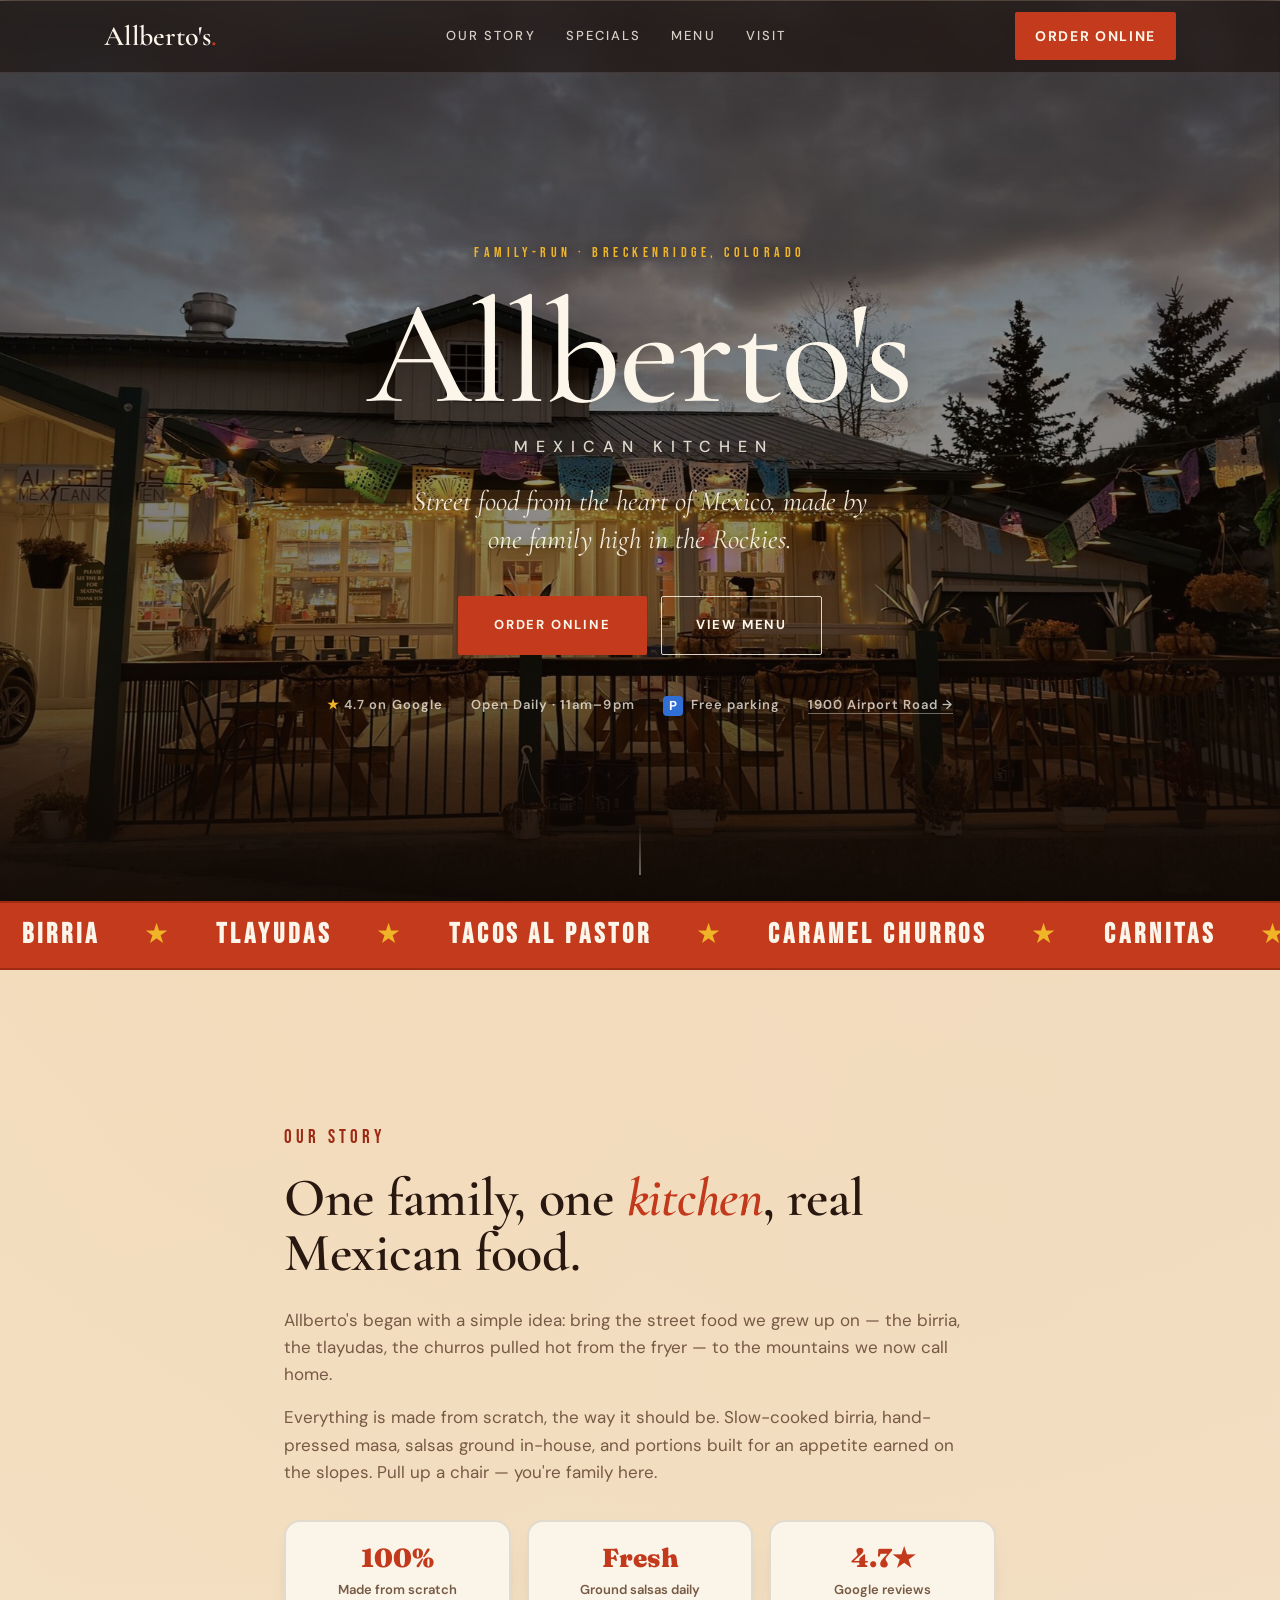
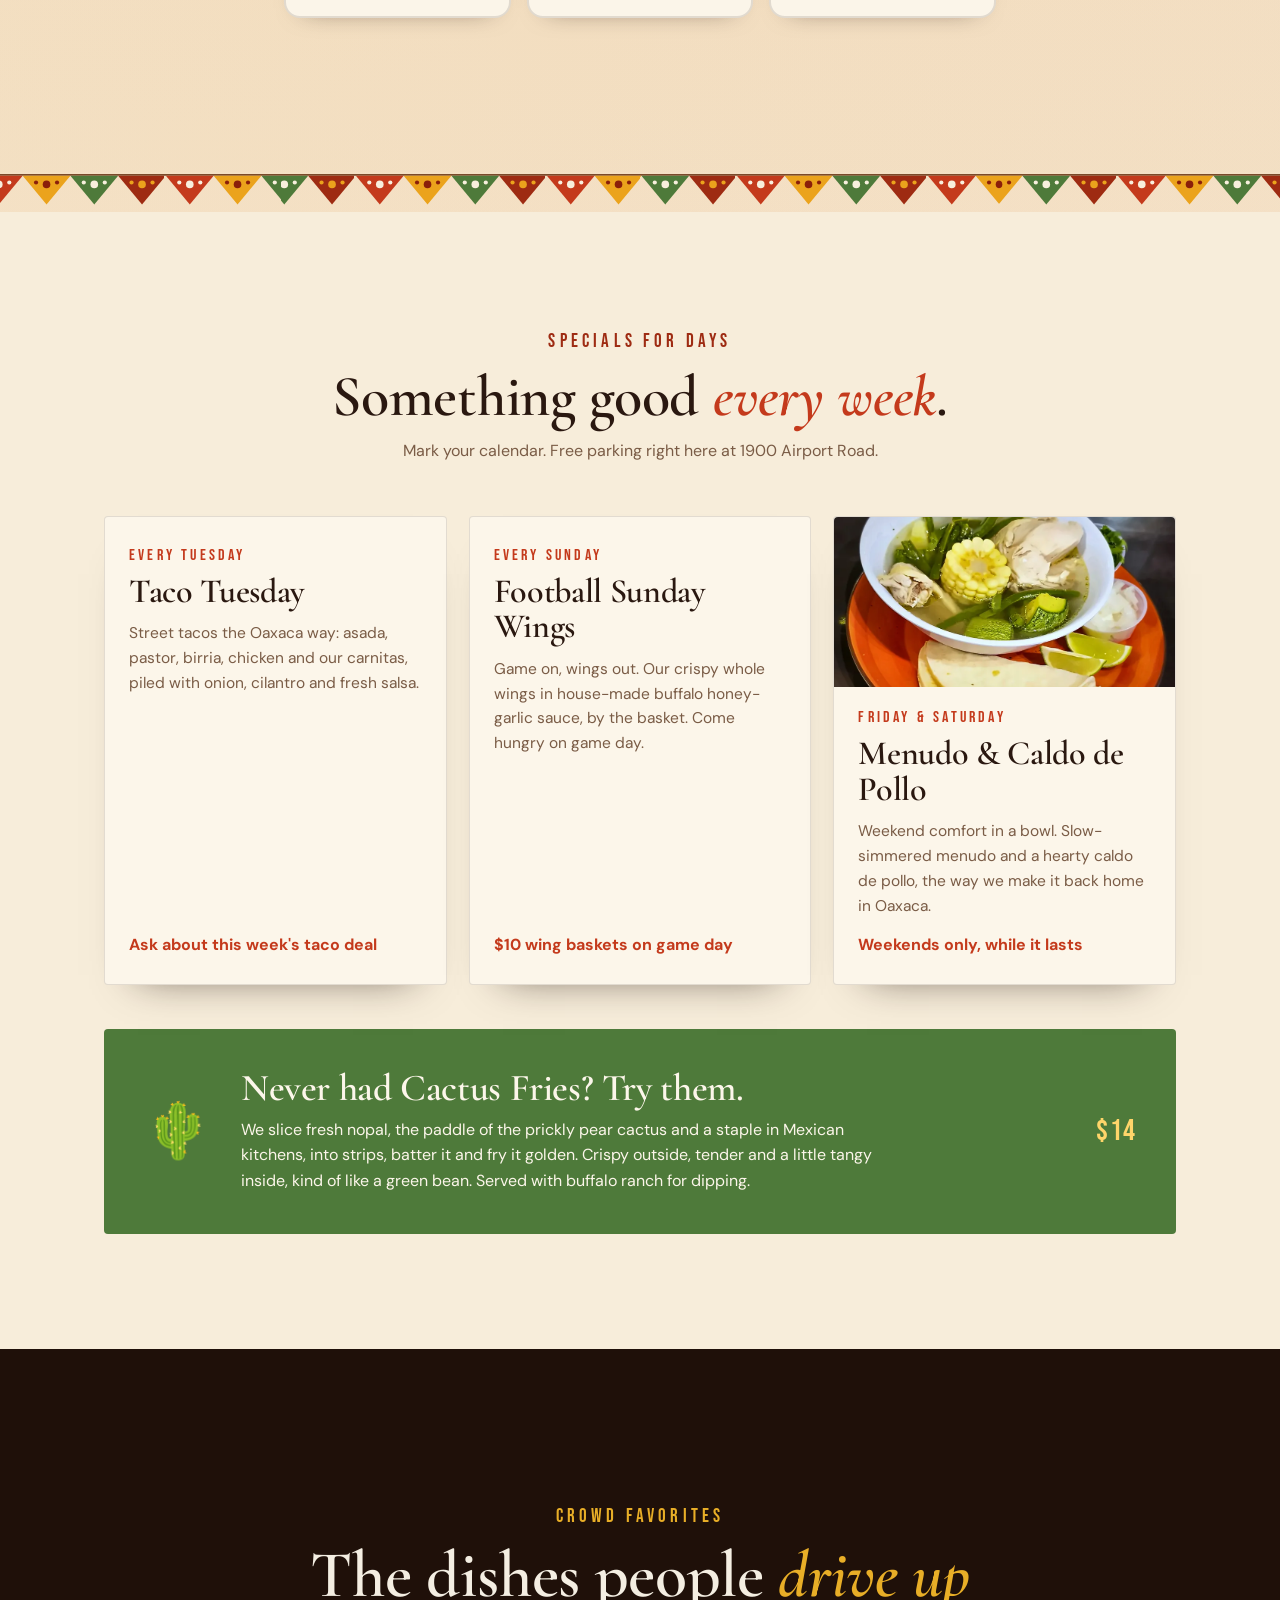
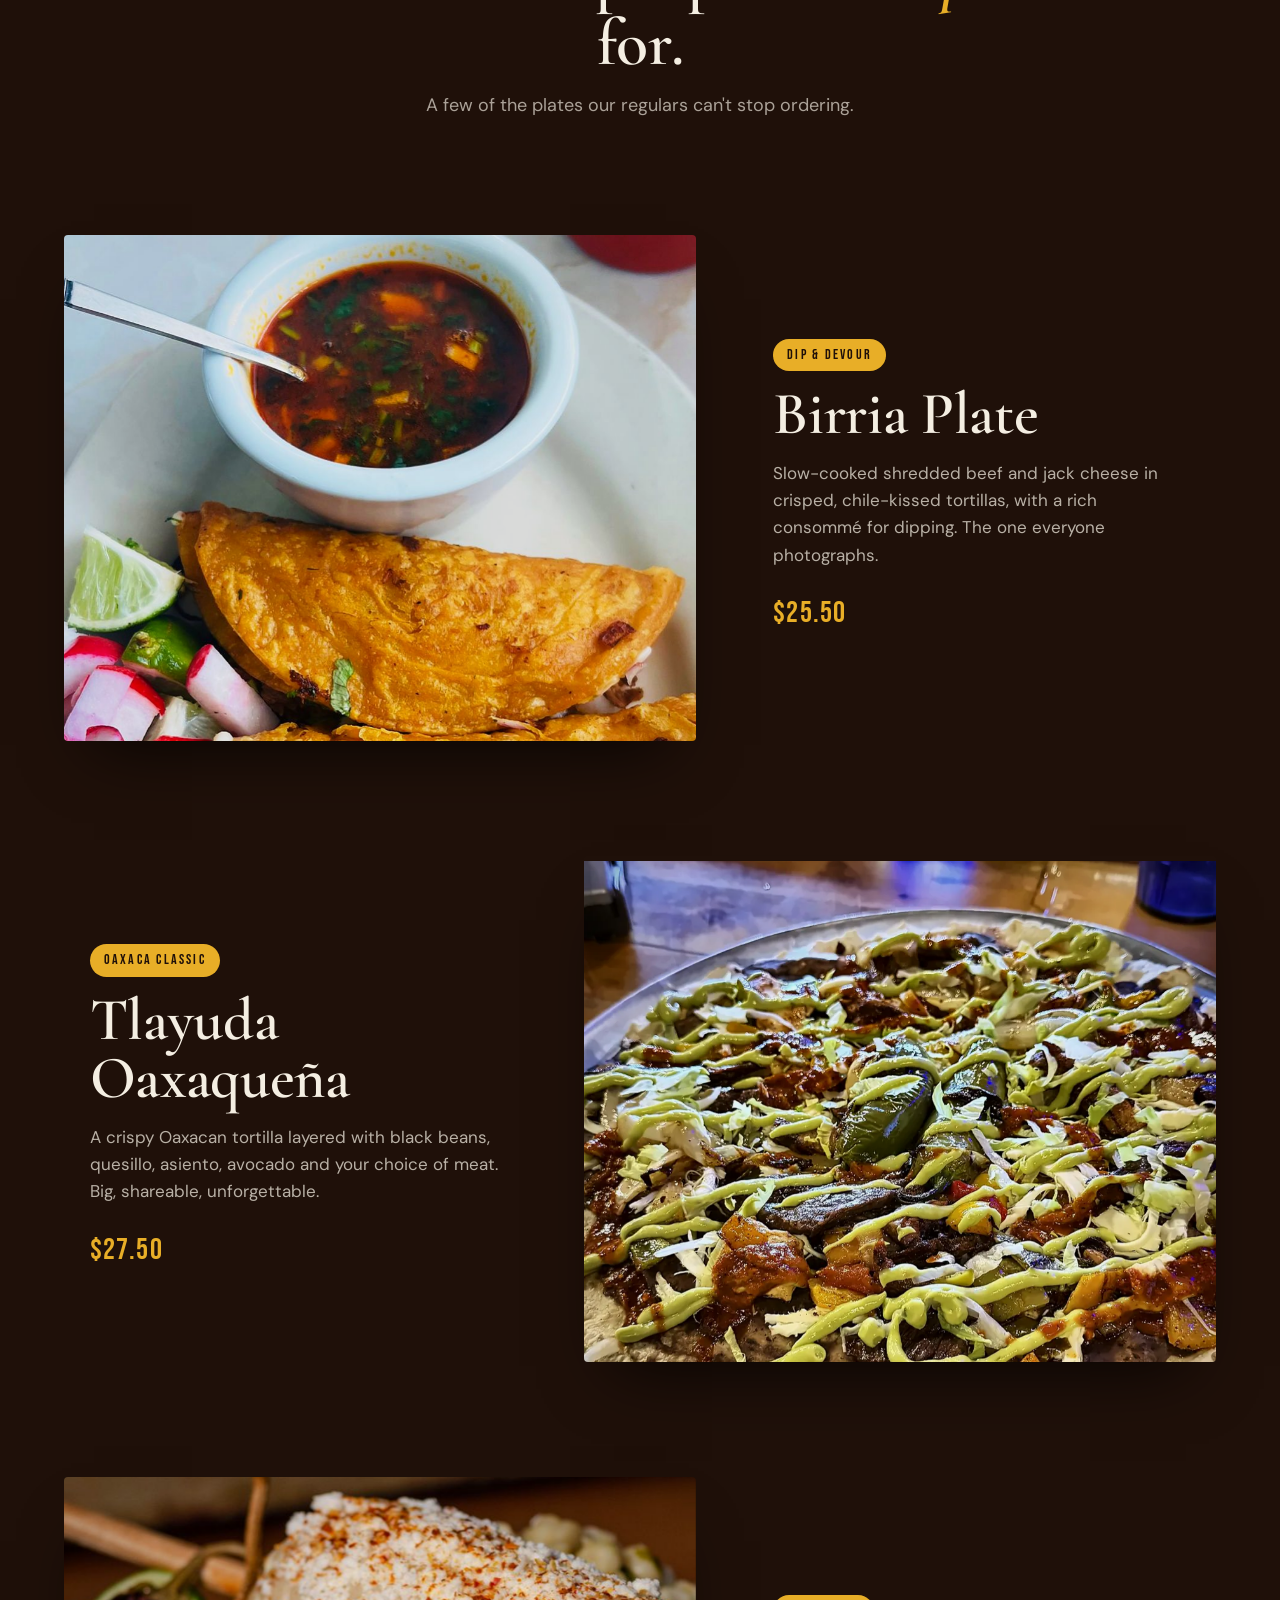
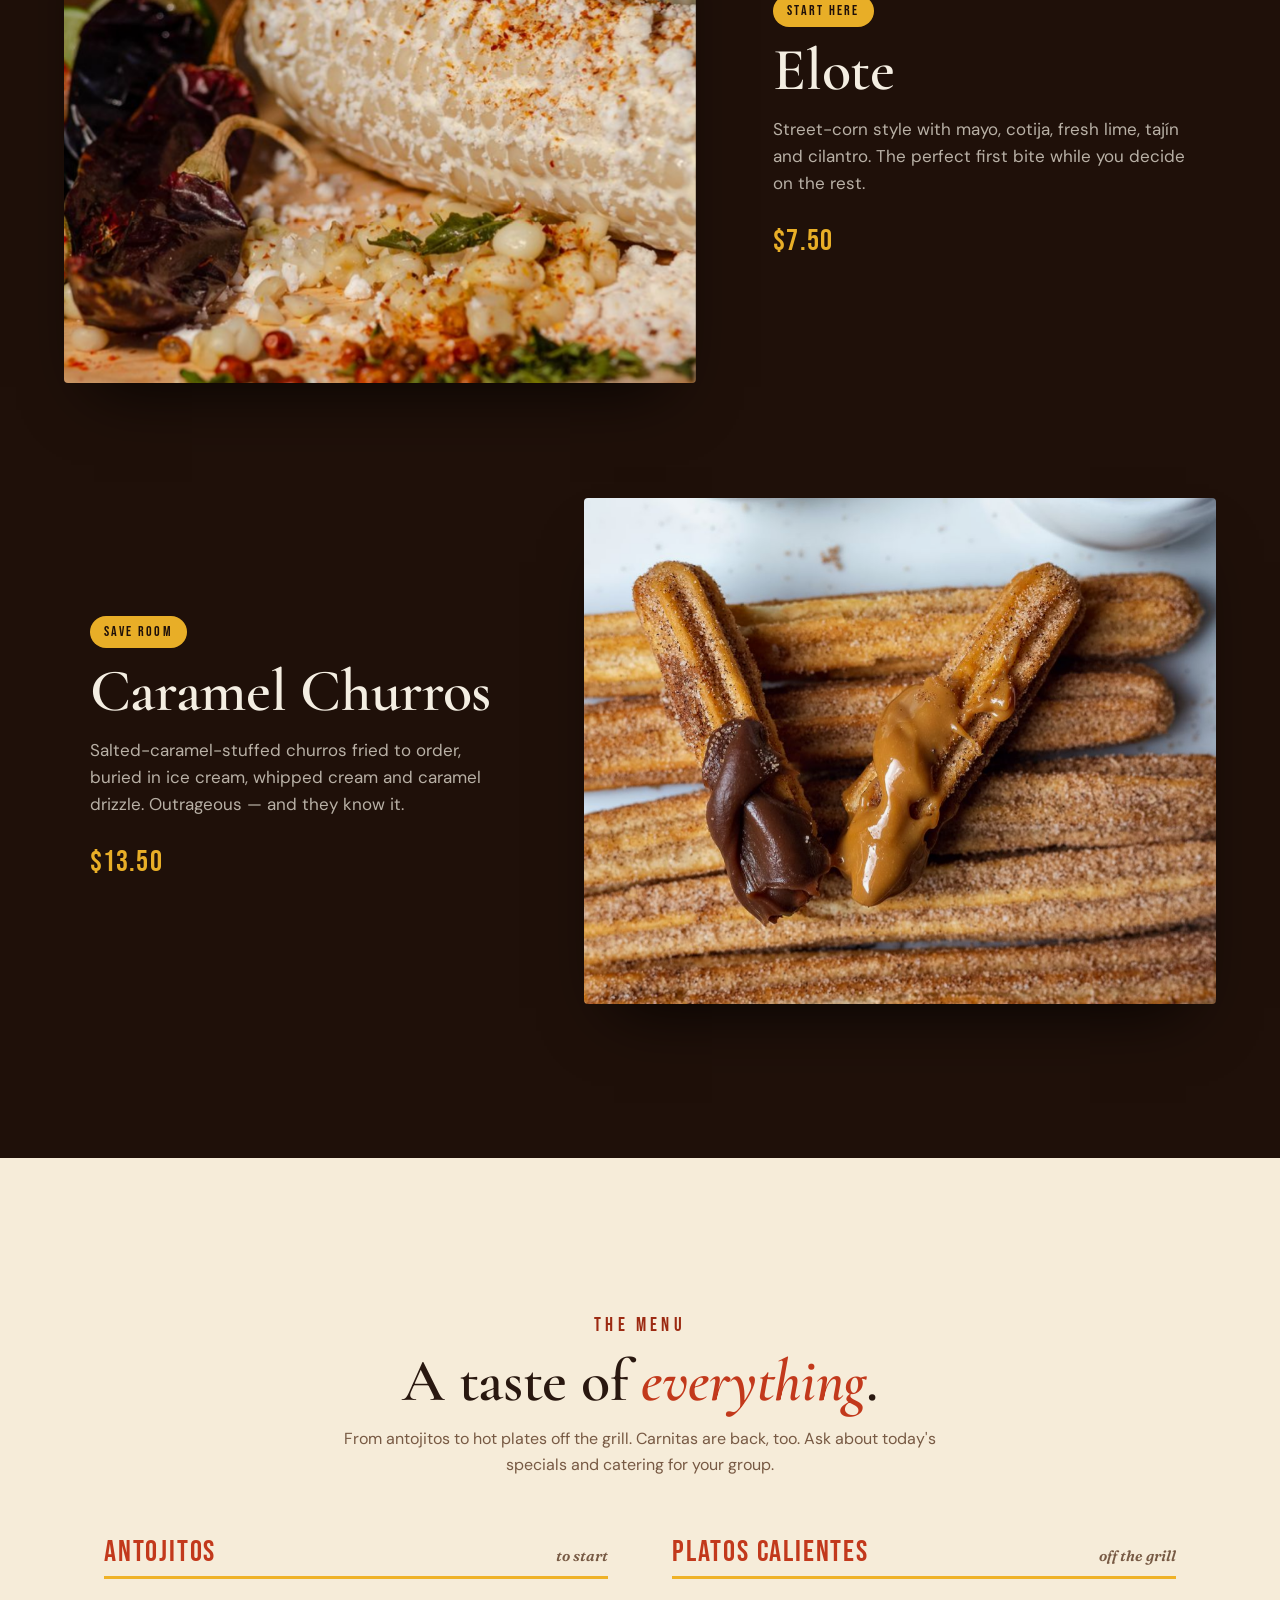
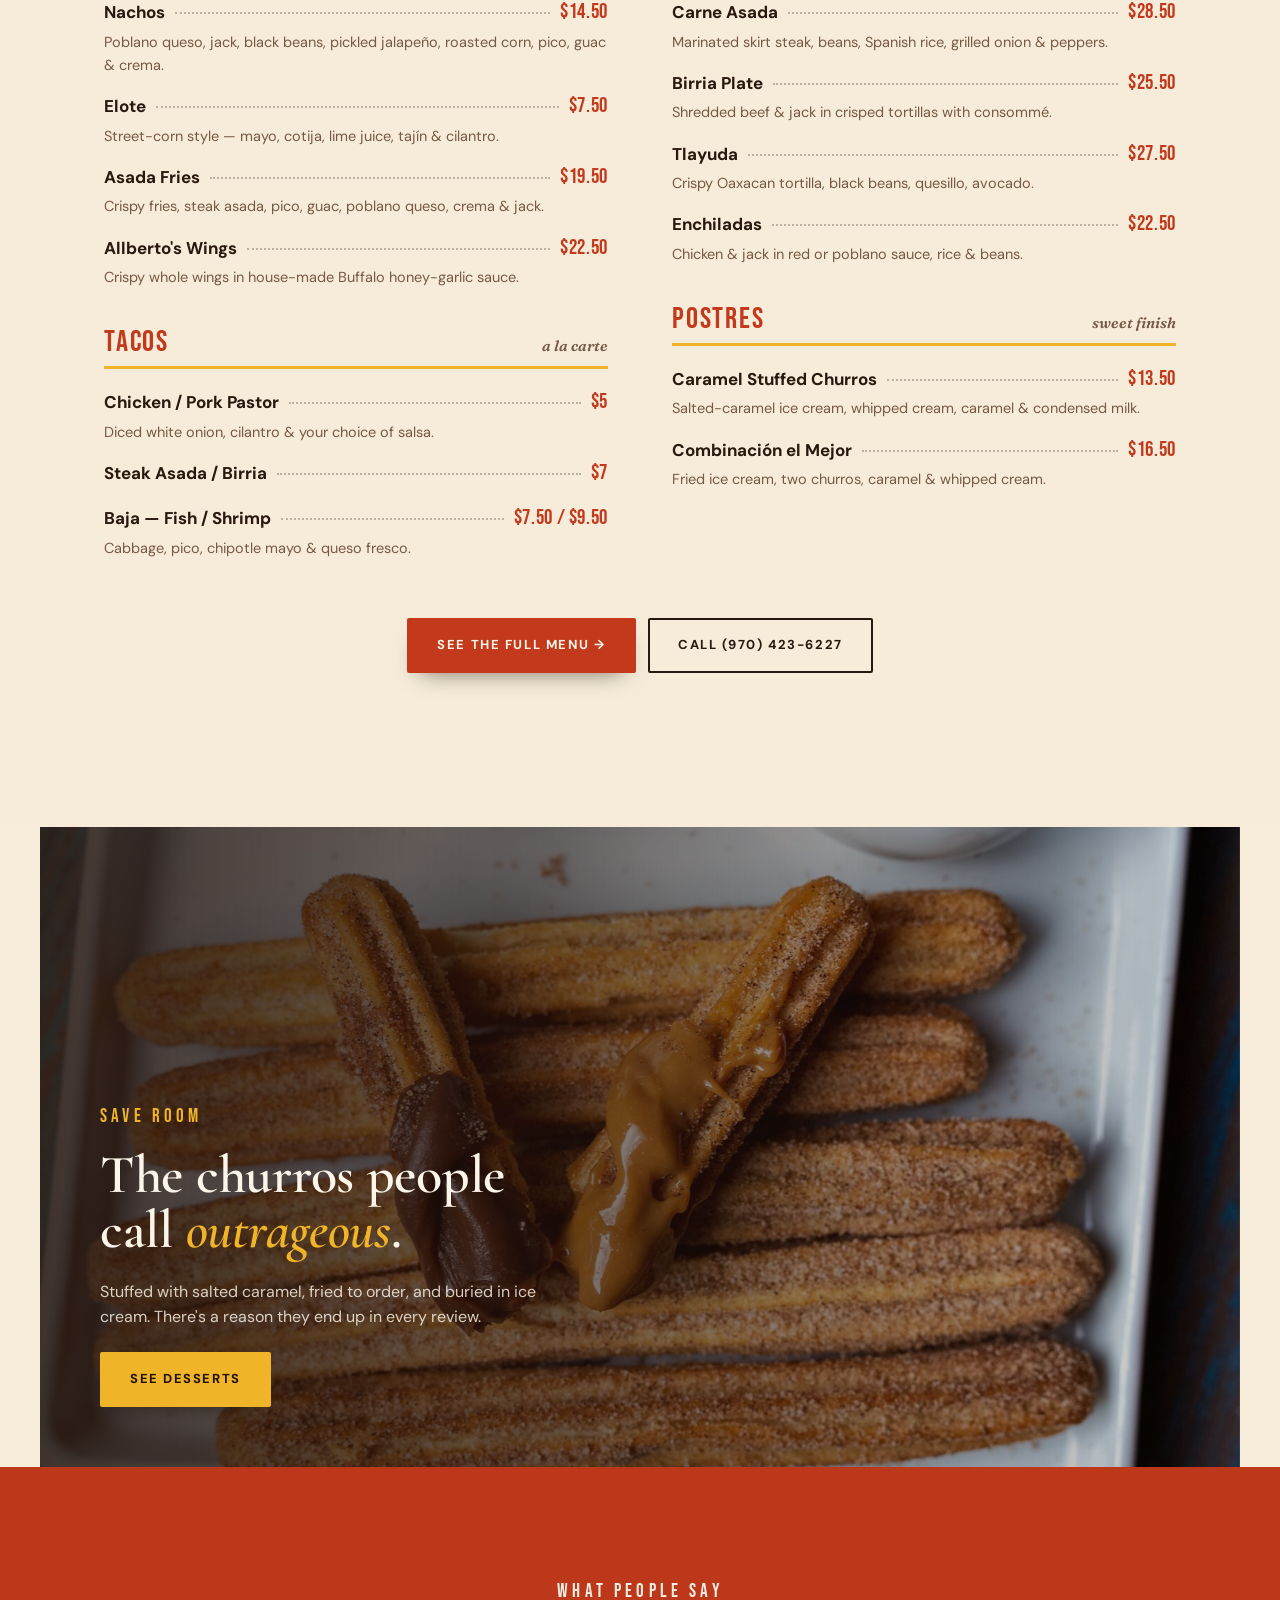
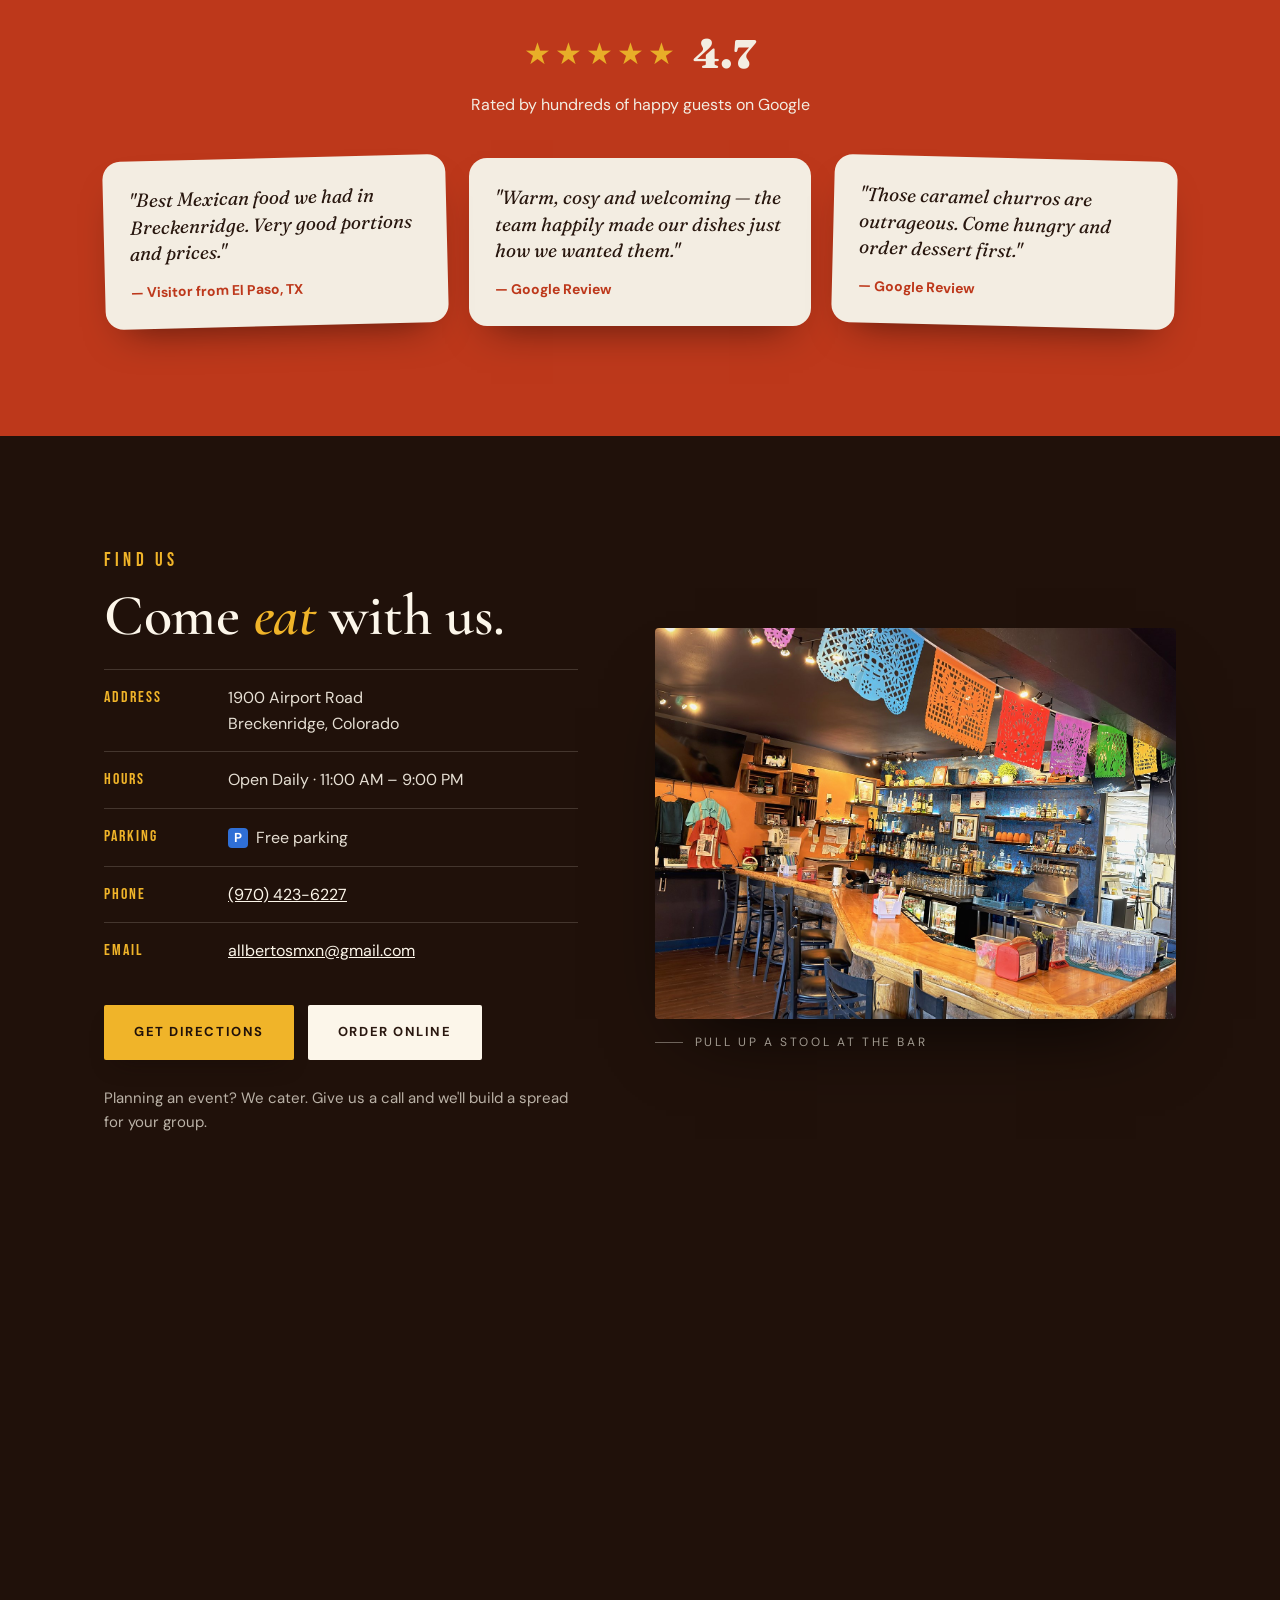
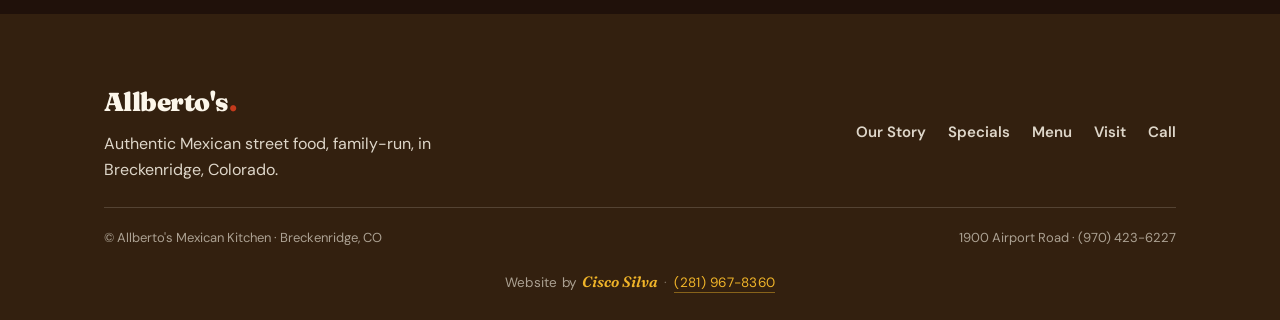
<file: index.html>
<!DOCTYPE html>
<html lang="en">
<head>
<meta charset="UTF-8" />
<meta name="viewport" content="width=device-width, initial-scale=1.0" />
<title>Allberto's Mexican Kitchen — Breckenridge</title>
<meta name="description" content="Authentic Mexican street food, family-run, in the heart of the Rockies. Birria, tlayudas, tacos and outrageous caramel churros in Breckenridge, Colorado." />
<link rel="canonical" href="https://allbertoskitchen.com/" />
<meta property="og:type" content="restaurant" />
<meta property="og:site_name" content="Allberto's Mexican Kitchen" />
<meta property="og:title" content="Allberto's Mexican Kitchen — Breckenridge" />
<meta property="og:description" content="Authentic Mexican street food, family-run, in the heart of the Rockies. Birria, tlayudas, tacos and outrageous caramel churros in Breckenridge, Colorado." />
<meta property="og:url" content="https://allbertoskitchen.com/" />
<meta name="twitter:card" content="summary" />
<script type="application/ld+json">{"@context":"https://schema.org","@type":"Restaurant","name":"Allberto's Mexican Kitchen","url":"https://allbertoskitchen.com/","telephone":"+1-970-423-6227","servesCuisine":"Mexican","hasMenu":"https://allbertoskitchen.com/menu.html","address":{"@type":"PostalAddress","streetAddress":"1900 Airport Road","addressLocality":"Breckenridge","addressRegion":"CO","addressCountry":"US"},"openingHoursSpecification":[{"@type":"OpeningHoursSpecification","dayOfWeek":["Monday","Tuesday","Wednesday","Thursday","Friday","Saturday","Sunday"],"opens":"11:00","closes":"21:00"}],"acceptsReservations":false,"potentialAction":{"@type":"OrderAction","target":{"@type":"EntryPoint","urlTemplate":"https://order.toasttab.com/online/allberto-s-mexican-kitchen-1900-airport-road","actionPlatform":"http://schema.org/DesktopWebPlatform"},"deliveryMethod":"http://purl.org/goodrelations/v1#DeliveryModePickUp"}}</script>
<link rel="icon" href="data:image/svg+xml,%3Csvg xmlns='http://www.w3.org/2000/svg' viewBox='0 0 100 100'%3E%3Crect width='100' height='100' rx='22' fill='%23C43A1C'/%3E%3Ctext x='50' y='74' font-size='68' font-family='Georgia,serif' font-weight='bold' text-anchor='middle' fill='%23F0B429'%3EA%3C/text%3E%3C/svg%3E" />
<link rel="preconnect" href="https://fonts.googleapis.com" />
<link rel="preconnect" href="https://fonts.gstatic.com" crossorigin />
<link rel="stylesheet" href="https://fonts.googleapis.com/css2?family=Cormorant+Garamond:ital,wght@0,500;0,600;1,500&family=Bebas+Neue&family=Fraunces:ital,opsz,wght@0,9..144,400;0,9..144,600;0,9..144,900;1,9..144,600;1,9..144,900&family=DM+Sans:wght@400;500;700&family=Great+Vibes&display=swap" media="print" onload="this.media='all'" />
<noscript><link rel="stylesheet" href="https://fonts.googleapis.com/css2?family=Cormorant+Garamond:ital,wght@0,500;0,600;1,500&family=Bebas+Neue&family=Fraunces:ital,opsz,wght@0,9..144,400;0,9..144,600;0,9..144,900;1,9..144,600;1,9..144,900&family=DM+Sans:wght@400;500;700&family=Great+Vibes&display=swap" /></noscript>
<link rel="preload" as="image" fetchpriority="high" href="images/hero.jpg" media="(min-width: 700px)" />
<link rel="preload" as="image" fetchpriority="high" href="images/hero-mobile.jpg" media="(max-width: 699px)" />
<link rel="stylesheet" href="css/styles.css?v=20261124b" />
<link rel="stylesheet" href="css/specials.css?v=20261124b" />
</head>
<body>
<div id="closed-notice" style="display:none;background:#b3261e;color:#fff;text-align:center;padding:14px 16px;font:700 17px/1.4 'DM Sans',Arial,sans-serif;position:relative;z-index:1000">Happy Thanksgiving! Today (Thu, Nov 26) we open at 3 PM and close at 9 PM. Online ordering opens at 3 PM. Regular hours return tomorrow.</div>
<script>(function(){try{var d=new Intl.DateTimeFormat('en-CA',{timeZone:'America/Denver'}).format(new Date());if(d==='2026-11-26'){document.getElementById('closed-notice').style.display='block';}}catch(e){}})();</script>

<header class="site-header">
  <div class="wrap nav">
    <a href="#" class="brand">Allberto's<span class="dot">.</span></a>
    <nav class="nav-links">
      <a href="#story">Our Story</a>
      <a href="#specials">Specials</a>
      <a href="menu.html">Menu</a>
      <a href="#visit">Visit</a>
    </nav>
    <a href="https://order.toasttab.com/online/allberto-s-mexican-kitchen-1900-airport-road" target="_blank" rel="noopener" class="btn btn-solid nav-cta">Order Online</a>
  </div>
</header>

<!-- HERO
     Full-bleed storefront photo at dusk. images/hero.jpg is the landscape version
     (~2000px wide), images/hero-mobile.jpg the tall crop used on phones.
     Tweak the crop with --hero-pos in css/styles.css if needed. -->
<section class="hero">
  <div class="hero-bg" role="img" aria-label="Allberto's Mexican Kitchen storefront at dusk, with string lights and papel picado over the patio"></div>
  <div class="hero-shade" aria-hidden="true"></div>
  <div class="hero-content">
    <a href="#fiesta" class="hero-event" data-until="2026-11-29T04:00:00-07:00"><b>Sat Nov 28</b> Live music night &rarr;</a><br/>
    <span class="eyebrow">Family-run &middot; Breckenridge, Colorado</span>
    <h1>Allberto's<span class="sub">Mexican Kitchen</span></h1>
    <p class="tagline">Street food from the heart of Mexico, made by one family high in the Rockies.</p>
    <div class="hero-actions">
      <a href="https://order.toasttab.com/online/allberto-s-mexican-kitchen-1900-airport-road" target="_blank" rel="noopener" class="btn btn-solid">Order Online</a>
      <a href="menu.html" class="btn btn-outline">View Menu</a>
    </div>
    <div class="hero-meta">
      <span><span class="star">&#9733;</span> 4.7 on Google</span>
      <span>Open Daily &middot; 11am&ndash;9pm</span>
      <span class="park"><i>P</i> Free parking</span>
      <span><a href="https://www.google.com/maps/dir/?api=1&destination=1900+Airport+Road+Breckenridge+CO" target="_blank" rel="noopener">1900 Airport Road &rarr;</a></span>
    </div>
  </div>
  <a href="#story" class="hero-scroll" aria-label="Scroll to our story"></a>
</section>

<!-- MARQUEE -->
<div class="marquee" aria-hidden="true">
  <div class="marquee-track">
    <span><b>BIRRIA</b><i>★</i><b>TLAYUDAS</b><i>★</i><b>TACOS AL PASTOR</b><i>★</i><b>CARAMEL CHURROS</b><i>★</i><b>CARNITAS</b><i>★</i><b>CACTUS FRIES</b><i>★</i><b>TACO TUESDAY</b><i>★</i><b>FREE PARKING</b><i>★</i><b>CATERING</b><i>★</i></span>
    <span><b>BIRRIA</b><i>★</i><b>TLAYUDAS</b><i>★</i><b>TACOS AL PASTOR</b><i>★</i><b>CARAMEL CHURROS</b><i>★</i><b>CARNITAS</b><i>★</i><b>CACTUS FRIES</b><i>★</i><b>TACO TUESDAY</b><i>★</i><b>FREE PARKING</b><i>★</i><b>CATERING</b><i>★</i></span>
  </div>
</div>

<!-- STORY -->
<section class="story grain" id="story">
  <div class="wrap story-grid solo">
    <div class="reveal">
      <span class="eyebrow">Our Story</span>
      <h2>One family, one <em>kitchen</em>, real Mexican food.</h2>
      <p>Allberto's began with a simple idea: bring the street food we grew up on — the birria, the tlayudas, the churros pulled hot from the fryer — to the mountains we now call home.</p>
      <p>Everything is made from scratch, the way it should be. Slow-cooked birria, hand-pressed masa, salsas ground in-house, and portions built for an appetite earned on the slopes. Pull up a chair — you're family here.</p>
      <div class="story-stats">
        <div class="stat"><div class="n">100%</div><div class="l">Made from scratch</div></div>
        <div class="stat"><div class="n">Fresh</div><div class="l">Ground salsas daily</div></div>
        <div class="stat"><div class="n">4.7★</div><div class="l">Google reviews</div></div>
      </div>
    </div>
  </div>
</section>

<div class="papel" aria-hidden="true"></div>

<!-- SPECIALS -->
<section class="specials" id="specials">
  <div class="wrap">
    <div class="shead reveal">
      <span class="eyebrow">Specials for Days</span>
      <h2>Something good <em>every week</em>.</h2>
      <p>Mark your calendar. Free parking right here at 1900 Airport Road.</p>
    </div>
    <div class="sp-grid">
      <div class="sp-card reveal">
        <span class="sp-day">Every Tuesday</span>
        <h3>Taco Tuesday</h3>
        <p>Street tacos the Oaxaca way: asada, pastor, birria, chicken and our carnitas, piled with onion, cilantro and fresh salsa.</p>
        <span class="sp-deal">Ask about this week's taco deal</span>
      </div>
      <div class="sp-card reveal">
        <span class="sp-day">Every Sunday</span>
        <h3>Football Sunday Wings</h3>
        <p>Game on, wings out. Our crispy whole wings in house-made buffalo honey-garlic sauce, by the basket. Come hungry on game day.</p>
        <span class="sp-deal">$10 wing baskets on game day</span>
      </div>
      <div class="sp-card sp-card-ph reveal">
        <img class="sp-img" src="images/caldo-de-pollo.webp" alt="Caldo de pollo with corn, zucchini, green beans and tortillas" width="900" height="675" loading="lazy" decoding="async" />
        <span class="sp-day">Friday &amp; Saturday</span>
        <h3>Menudo &amp; Caldo de Pollo</h3>
        <p>Weekend comfort in a bowl. Slow-simmered menudo and a hearty caldo de pollo, the way we make it back home in Oaxaca.</p>
        <span class="sp-deal">Weekends only, while it lasts</span>
      </div>
    </div>
    <div class="cactus reveal">
      <div class="cactus-ico" aria-hidden="true">&#127797;</div>
      <div>
        <h3>Never had Cactus Fries? Try them.</h3>
        <p>We slice fresh nopal, the paddle of the prickly pear cactus and a staple in Mexican kitchens, into strips, batter it and fry it golden. Crispy outside, tender and a little tangy inside, kind of like a green bean. Served with buffalo ranch for dipping.</p>
      </div>
      <span class="price">$14</span>
    </div>
  </div>
</section>

<!-- FAVORITES -->
<section class="faves" id="faves">
  <div class="wrap">
    <div class="shead reveal">
      <span class="eyebrow">Crowd Favorites</span>
      <h2>The dishes people <em>drive up</em> for.</h2>
      <p>A few of the plates our regulars can't stop ordering.</p>
    </div>

    <div class="frow">
      <div class="fmedia reveal">
        <div class="px" data-amp="18"><div class="px-img" role="img" aria-label="Birria tacos with a cup of consommé" style="background-image:url('images/birria-fav.jpg')"></div></div>
      </div>
      <div class="ftext reveal">
        <span class="ftag">Dip &amp; Devour</span>
        <h3>Birria Plate</h3>
        <p>Slow-cooked shredded beef and jack cheese in crisped, chile-kissed tortillas, with a rich consommé for dipping. The one everyone photographs.</p>
        <span class="fprice">$25.50</span>
      </div>
    </div>

    <div class="frow rev">
      <div class="fmedia reveal">
        <div class="px" data-amp="18"><div class="px-img" role="img" aria-label="Tlayuda Oaxaqueña with black beans, quesillo, avocado sauce and grilled meat" style="background-image:url('images/tlayuda-fav.webp')"></div></div>
      </div>
      <div class="ftext reveal">
        <span class="ftag">Oaxaca Classic</span>
        <h3>Tlayuda Oaxaqueña</h3>
        <p>A crispy Oaxacan tortilla layered with black beans, quesillo, asiento, avocado and your choice of meat. Big, shareable, unforgettable.</p>
        <span class="fprice">$27.50</span>
      </div>
    </div>

    <div class="frow">
      <div class="fmedia reveal">
        <div class="px" data-amp="18"><div class="px-img" role="img" aria-label="Elote street corn" style="background-image:url('images/elote.jpg')"></div></div>
      </div>
      <div class="ftext reveal">
        <span class="ftag">Start Here</span>
        <h3>Elote</h3>
        <p>Street-corn style with mayo, cotija, fresh lime, tajín and cilantro. The perfect first bite while you decide on the rest.</p>
        <span class="fprice">$7.50</span>
      </div>
    </div>

    <div class="frow rev">
      <div class="fmedia reveal">
        <div class="px" data-amp="18"><div class="px-img" role="img" aria-label="Caramel stuffed churros with ice cream" style="background-image:url('images/churros.jpg')"></div></div>
      </div>
      <div class="ftext reveal">
        <span class="ftag">Save Room</span>
        <h3>Caramel Churros</h3>
        <p>Salted-caramel-stuffed churros fried to order, buried in ice cream, whipped cream and caramel drizzle. Outrageous — and they know it.</p>
        <span class="fprice">$13.50</span>
      </div>
    </div>
  </div>
</section>

<!-- MENU -->
<section class="menu grain" id="menu">
  <div class="wrap">
    <div class="shead reveal">
      <span class="eyebrow">The Menu</span>
      <h2>A taste of <em>everything</em>.</h2>
      <p>From antojitos to hot plates off the grill. Carnitas are back, too. Ask about today's specials and catering for your group.</p>
    </div>
    <div class="menu-cols">
      <div class="reveal">
        <div class="mcat">
          <h3>Antojitos <span>to start</span></h3>
          <div class="item"><span class="name">Nachos</span><span class="dots"></span><span class="cost">$14.50</span><span class="desc">Poblano queso, jack, black beans, pickled jalapeño, roasted corn, pico, guac & crema.</span></div>
          <div class="item"><span class="name">Elote</span><span class="dots"></span><span class="cost">$7.50</span><span class="desc">Street-corn style — mayo, cotija, lime juice, tajín & cilantro.</span></div>
          <div class="item"><span class="name">Asada Fries</span><span class="dots"></span><span class="cost">$19.50</span><span class="desc">Crispy fries, steak asada, pico, guac, poblano queso, crema & jack.</span></div>
          <div class="item"><span class="name">Allberto's Wings</span><span class="dots"></span><span class="cost">$22.50</span><span class="desc">Crispy whole wings in house-made Buffalo honey-garlic sauce.</span></div>
        </div>
        <div class="mcat">
          <h3>Tacos <span>a la carte</span></h3>
          <div class="item"><span class="name">Chicken / Pork Pastor</span><span class="dots"></span><span class="cost">$5</span><span class="desc">Diced white onion, cilantro & your choice of salsa.</span></div>
          <div class="item"><span class="name">Steak Asada / Birria</span><span class="dots"></span><span class="cost">$7</span></div>
          <div class="item"><span class="name">Baja — Fish / Shrimp</span><span class="dots"></span><span class="cost">$7.50 / $9.50</span><span class="desc">Cabbage, pico, chipotle mayo & queso fresco.</span></div>
        </div>
      </div>
      <div class="reveal">
        <div class="mcat">
          <h3>Platos Calientes <span>off the grill</span></h3>
          <div class="item"><span class="name">Carne Asada</span><span class="dots"></span><span class="cost">$28.50</span><span class="desc">Marinated skirt steak, beans, Spanish rice, grilled onion & peppers.</span></div>
          <div class="item"><span class="name">Birria Plate</span><span class="dots"></span><span class="cost">$25.50</span><span class="desc">Shredded beef & jack in crisped tortillas with consommé.</span></div>
          <div class="item"><span class="name">Tlayuda</span><span class="dots"></span><span class="cost">$27.50</span><span class="desc">Crispy Oaxacan tortilla, black beans, quesillo, avocado.</span></div>
          <div class="item"><span class="name">Enchiladas</span><span class="dots"></span><span class="cost">$22.50</span><span class="desc">Chicken & jack in red or poblano sauce, rice & beans.</span></div>
        </div>
        <div class="mcat">
          <h3>Postres <span>sweet finish</span></h3>
          <div class="item"><span class="name">Caramel Stuffed Churros</span><span class="dots"></span><span class="cost">$13.50</span><span class="desc">Salted-caramel ice cream, whipped cream, caramel & condensed milk.</span></div>
          <div class="item"><span class="name">Combinación el Mejor</span><span class="dots"></span><span class="cost">$16.50</span><span class="desc">Fried ice cream, two churros, caramel & whipped cream.</span></div>
        </div>
      </div>
    </div>
    <div class="menu-note reveal">
      <a href="menu.html" class="btn btn-solid">See the Full Menu →</a>
      <a href="tel:+19704236227" class="btn btn-ghost">Call (970) 423-6227</a>
    </div>
  </div>
</section>

<!-- CHURRO BAND -->
<section class="bandsec"><div class="wrap" style="padding:0">
  <div class="band">
    <div class="px" data-amp="14"><div class="px-img" style="background-image:url('images/churros.jpg')"></div></div>
    <div class="overlay"></div>
    <div class="band-in reveal">
      <span class="eyebrow">Save Room</span>
      <h2>The churros people call <em>outrageous</em>.</h2>
      <p>Stuffed with salted caramel, fried to order, and buried in ice cream. There's a reason they end up in every review.</p>
      <a href="menu.html#postres" class="btn btn-gold">See Desserts</a>
    </div>
  </div>
</div></section>

<!-- REVIEWS -->
<section class="reviews">
  <div class="wrap reveal">
    <span class="eyebrow">What People Say</span>
    <div class="rating"><span class="stars">★★★★★</span><b>4.7</b></div>
    <div class="count">Rated by hundreds of happy guests on Google</div>
  </div>
  <div class="quotes">
    <div class="quote reveal"><div class="q">"Best Mexican food we had in Breckenridge. Very good portions and prices."</div><div class="by">— Visitor from El Paso, TX</div></div>
    <div class="quote reveal"><div class="q">"Warm, cosy and welcoming — the team happily made our dishes just how we wanted them."</div><div class="by">— Google Review</div></div>
    <div class="quote reveal"><div class="q">"Those caramel churros are outrageous. Come hungry and order dessert first."</div><div class="by">— Google Review</div></div>
  </div>
</section>

<!-- VISIT -->
<section class="visit" id="visit">
  <div class="wrap visit-grid">
    <div class="reveal">
      <span class="eyebrow">Find Us</span>
      <h2>Come <em>eat</em> with us.</h2>
      <div class="info-row"><div class="k">Address</div><div class="v">1900 Airport Road<br/>Breckenridge, Colorado</div></div>
      <div class="info-row"><div class="k">Hours</div><div class="v">Open Daily · 11:00 AM – 9:00 PM</div></div>
      <div class="info-row"><div class="k">Parking</div><div class="v"><span class="park"><i>P</i> Free parking</span></div></div>
      <div class="info-row"><div class="k">Phone</div><div class="v"><a href="tel:+19704236227">(970) 423-6227</a></div></div>
      <div class="info-row"><div class="k">Email</div><div class="v"><a href="mailto:allbertosmxn@gmail.com">allbertosmxn@gmail.com</a></div></div>
      <div class="visit-actions">
        <a href="https://www.google.com/maps/dir/?api=1&destination=1900+Airport+Road+Breckenridge+CO" target="_blank" rel="noopener" class="btn btn-gold">Get Directions</a>
        <a href="https://order.toasttab.com/online/allberto-s-mexican-kitchen-1900-airport-road" target="_blank" rel="noopener" class="btn btn-cream">Order Online</a>
      </div>
      <p style="margin-top:26px;color:rgba(252,246,234,.7);font-size:15px">Planning an event? We cater. Give us a call and we'll build a spread for your group.</p>
    </div>
    <figure class="visit-figure reveal">
      <img src="images/bar.jpg" alt="The bar inside Allberto's, with papel picado and string lights" width="1800" height="1097" loading="lazy" />
      <figcaption>Pull up a stool at the bar</figcaption>
    </figure>
  </div>
  <div class="map map-strip"><iframe title="Map to Allberto's Mexican Kitchen" loading="lazy" src="https://www.google.com/maps?q=1900+Airport+Road+Breckenridge+CO&output=embed"></iframe></div>
</section>

<!-- EVENT: Gran Noche de Fiesta, Sat Nov 28 2026. Removes itself after the night (data-until). -->
<section class="fiesta" id="fiesta" data-until="2026-11-29T04:00:00-07:00">
  <div class="wrap fiesta-grid">
    <figure class="fiesta-flyer reveal">
      <img src="images/fiesta-nov28.jpg" alt="Flyer: Gran Noche de Fiesta y Diversion, Saturday November 28, 2026, La Super Ley de Oaxaca and Los Hermanos Acuna, doors 9:30 PM, entry $35, 18 and over" width="1000" height="1300" loading="lazy" />
    </figure>
    <div class="reveal">
      <span class="eyebrow">Live Music &middot; Saturday, November 28</span>
      <h2>Gran Noche de <em>Fiesta</em> y Diversi&oacute;n</h2>
      <p class="fiesta-sub">A big night of live music and dancing at Allberto's. Una noche de baile para adultos.</p>
      <p class="fiesta-bands">Playing back to back all night: <b>La Super Ley de Oaxaca</b> and <b>Los Hermanos Acu&ntilde;a</b> (&Oacute;rgano Musical, y su Actitud Digital).</p>
      <div class="fiesta-facts">
        <div><span class="k">Doors / Puerta</span><span class="v">9:30 PM<small>S&aacute;bado 28 de noviembre</small></span></div>
        <div><span class="k">Entry / Entrada</span><span class="v">$35<small>per person</small></span></div>
        <div><span class="k">Ages / Edad</span><span class="v">18+ with ID<small>bring your ID</small></span></div>
        <div><span class="k">Cubetazos</span><span class="v">$35<small>beer buckets</small></span></div>
      </div>
      <div class="fiesta-ladies">First 20 ladies in get free drinks and snacks.<small>Primeras 20 damitas: bebidas, bocadillos y botanas gratis.</small></div>
      <div class="fiesta-actions">
        <a href="https://www.google.com/maps/dir/?api=1&destination=1900+Airport+Road+Breckenridge+CO" target="_blank" rel="noopener" class="btn btn-gold">1900 Airport Rd &middot; Directions</a>
        <a href="tel:+19704236227" class="btn btn-outline">Call (970) 423-6227</a>
      </div>
    </div>
  </div>
</section>

<!-- FOOTER -->
<footer>
  <div class="wrap">
    <div class="foot-grid">
      <div>
        <div class="brand">Allberto's<span class="dot">.</span></div>
        <p style="margin-top:8px;max-width:30ch;opacity:.85">Authentic Mexican street food, family-run, in Breckenridge, Colorado.</p>
      </div>
      <nav class="foot-links">
        <a href="#story">Our Story</a><a href="#specials">Specials</a><a href="menu.html">Menu</a><a href="#visit">Visit</a><a href="tel:+19704236227">Call</a>
      </nav>
    </div>
    <div class="foot-bottom">
      <span>© Allberto's Mexican Kitchen · Breckenridge, CO</span>
      <span>1900 Airport Road · (970) 423-6227</span>
    </div>
    <p class="site-credit">
      <link rel="stylesheet" href="css/credit.css?v=3" />
      Website by <b>Cisco Silva</b><span class="sep">&middot;</span><a href="tel:+12819678360">(281) 967-8360</a>
    </p>
  </div>
</footer>

<script src="js/until.js?v=20261124b" defer></script>
<script src="js/main.js?v=20261124b" defer></script>
</body>
</html>
</file>
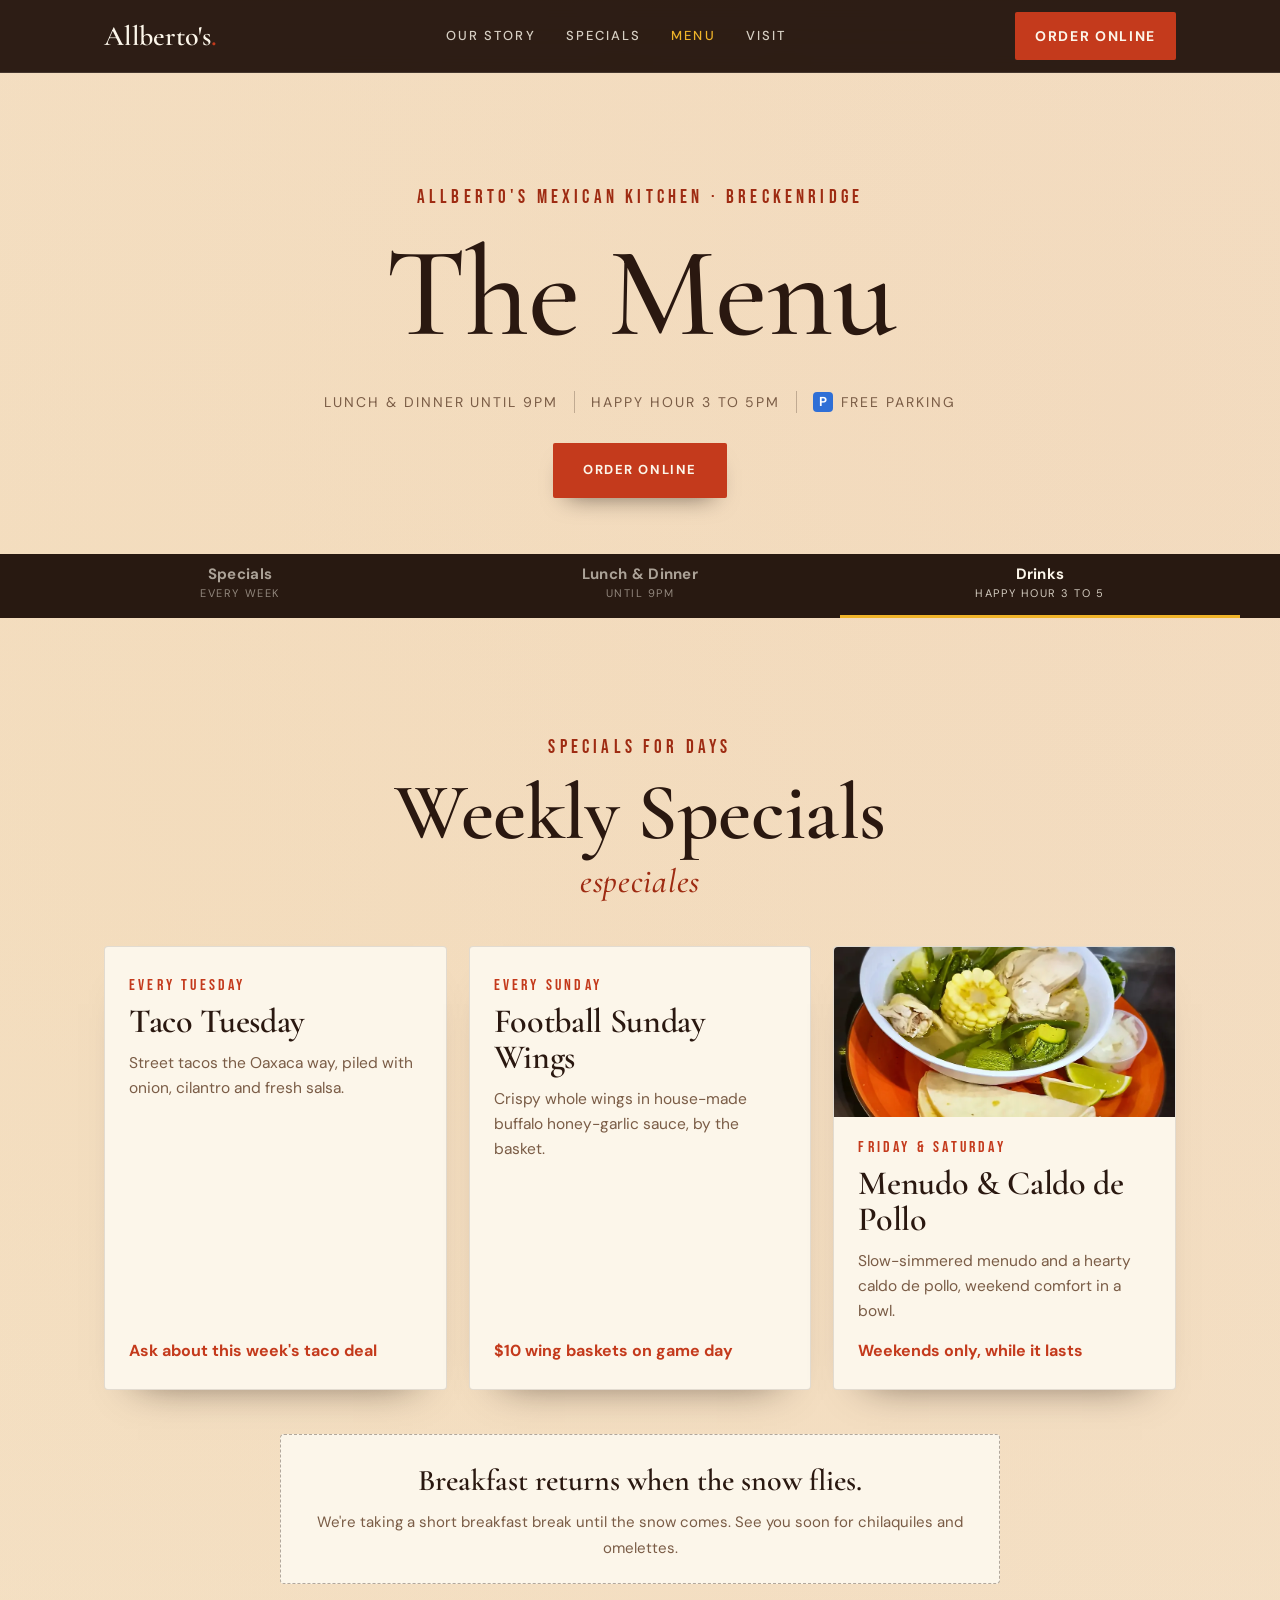
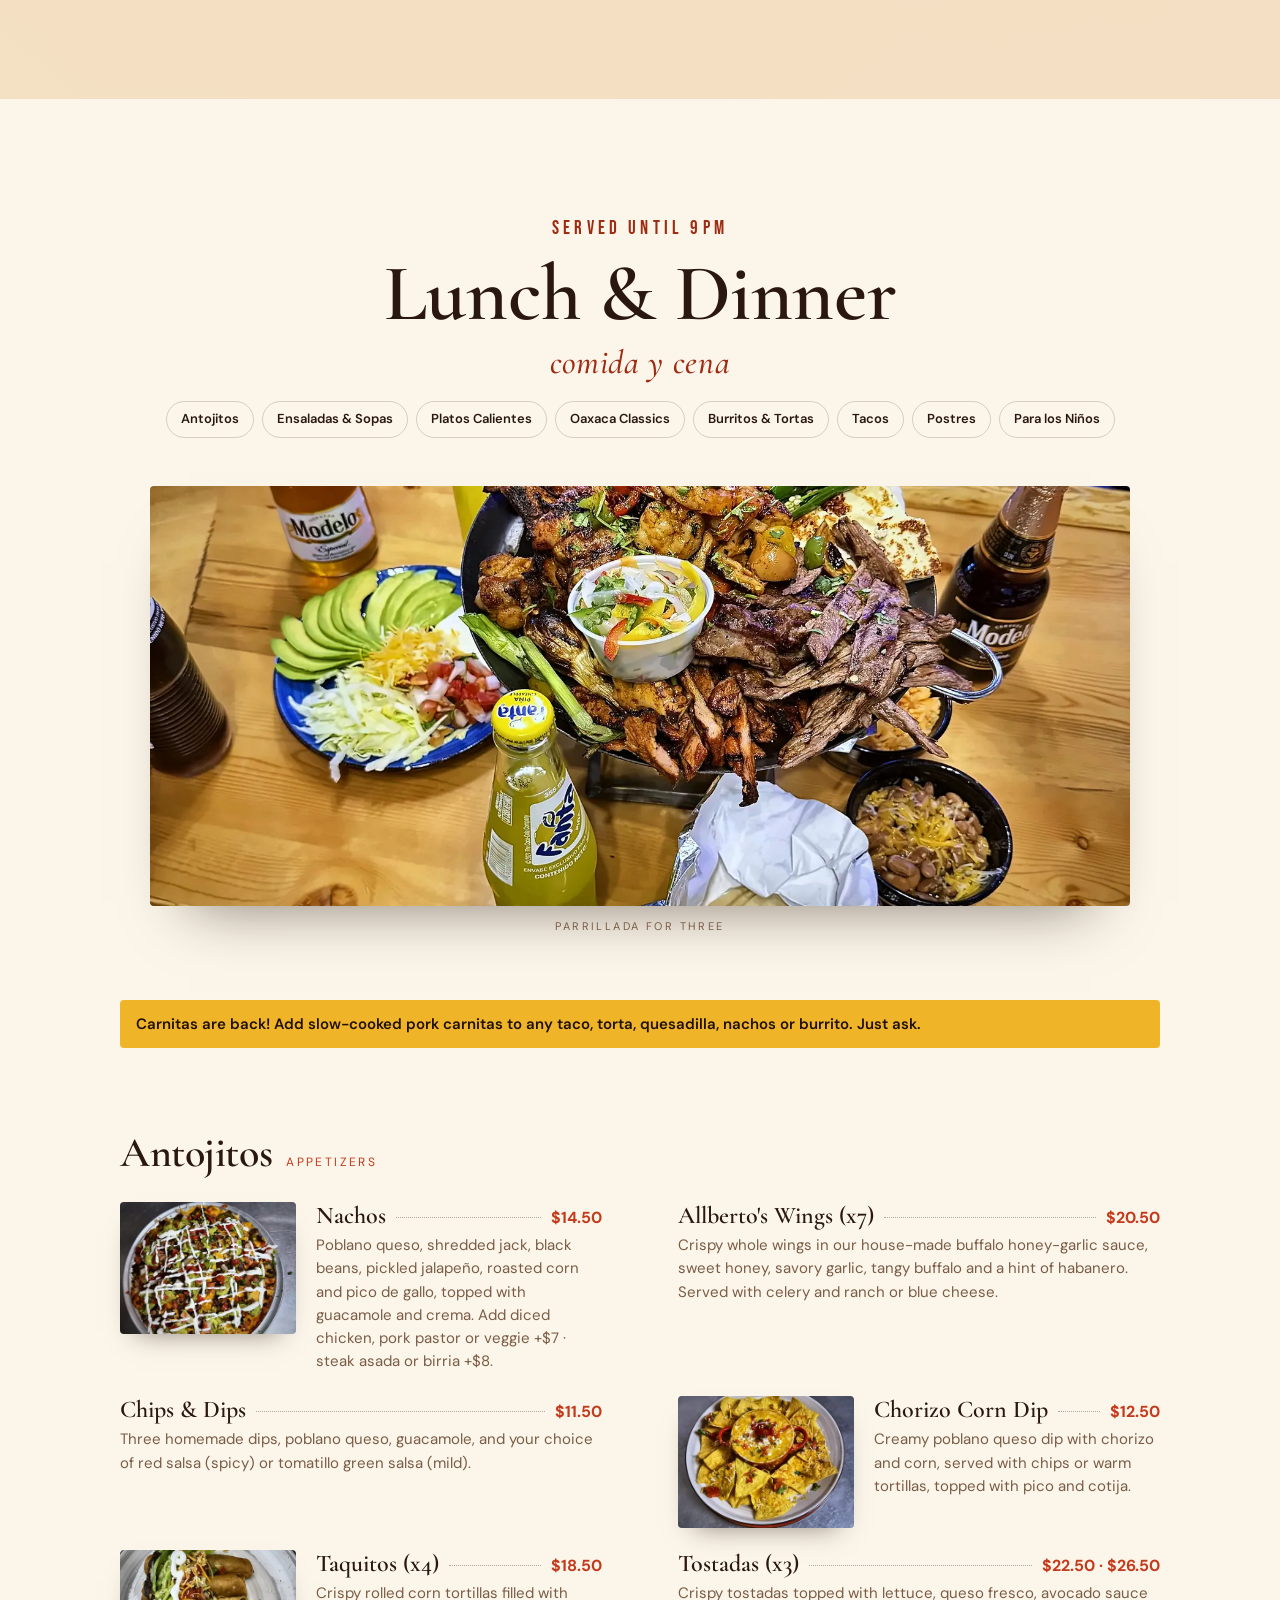
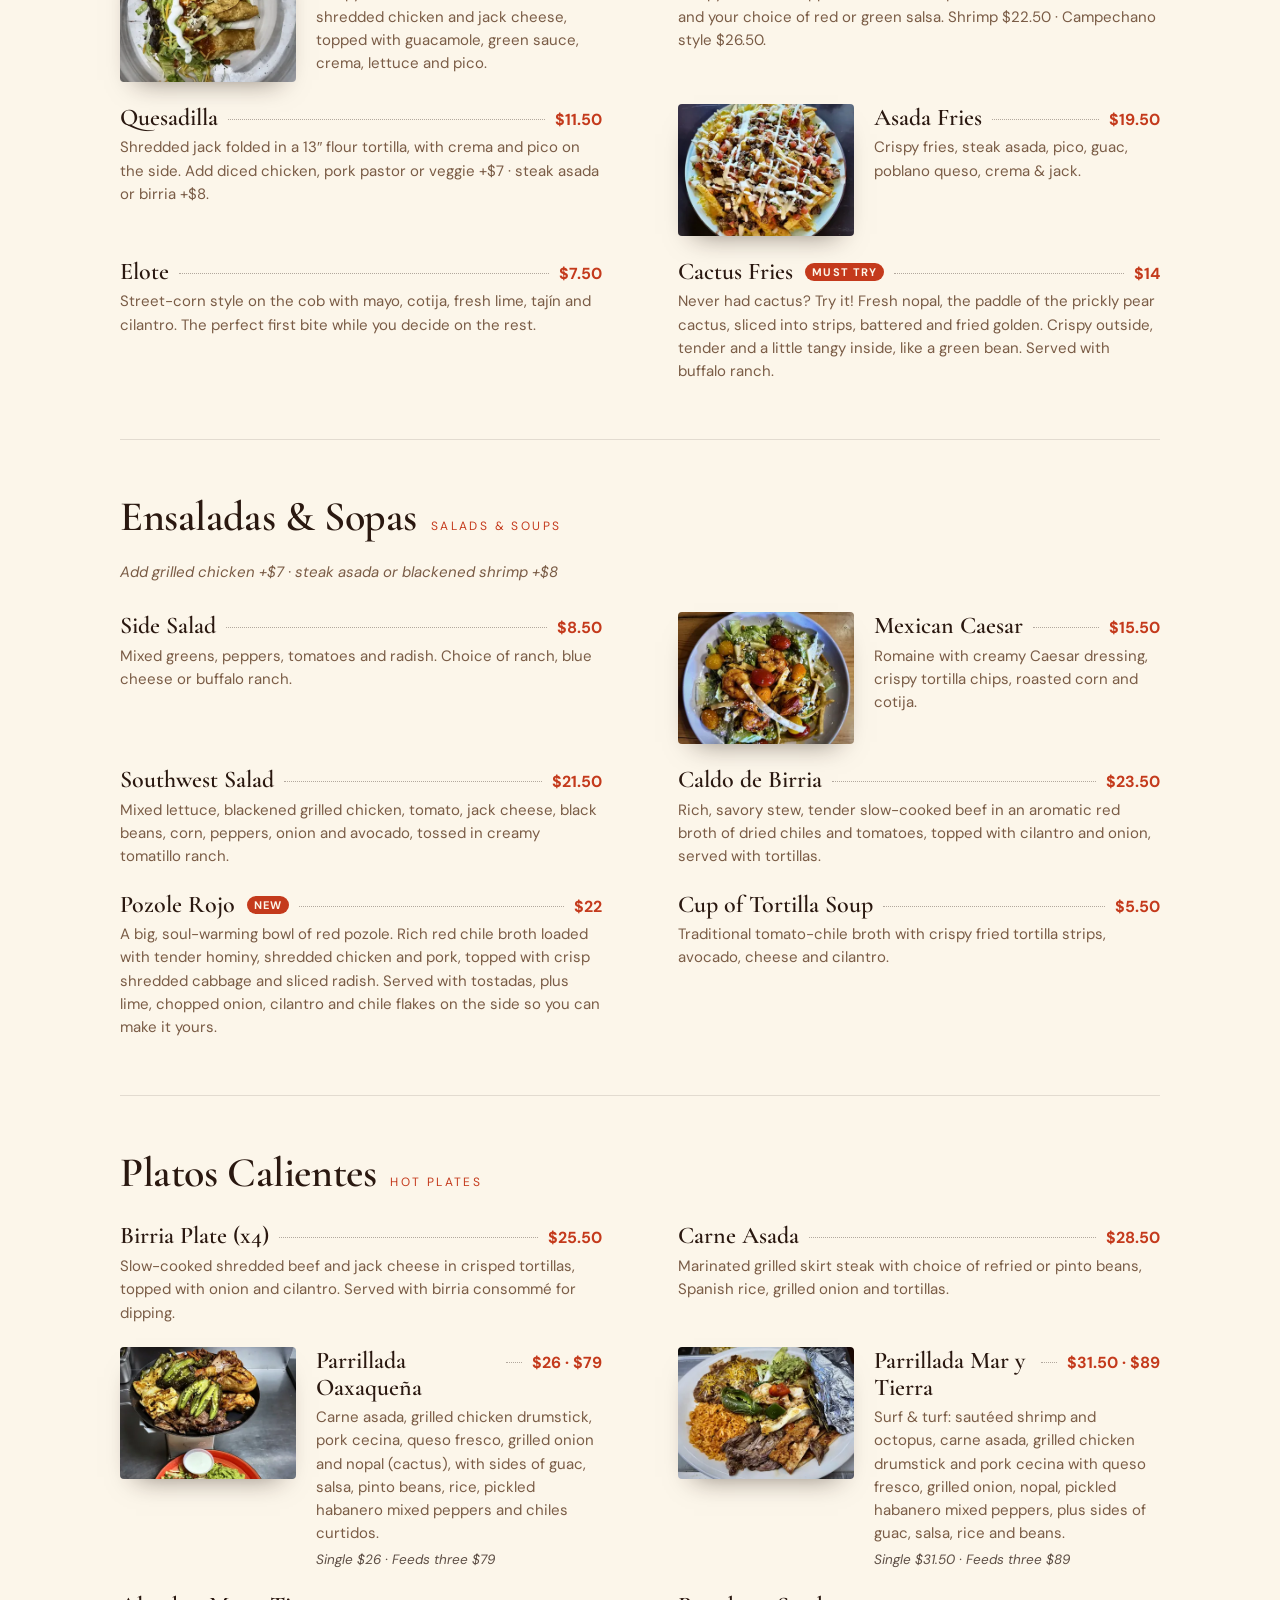
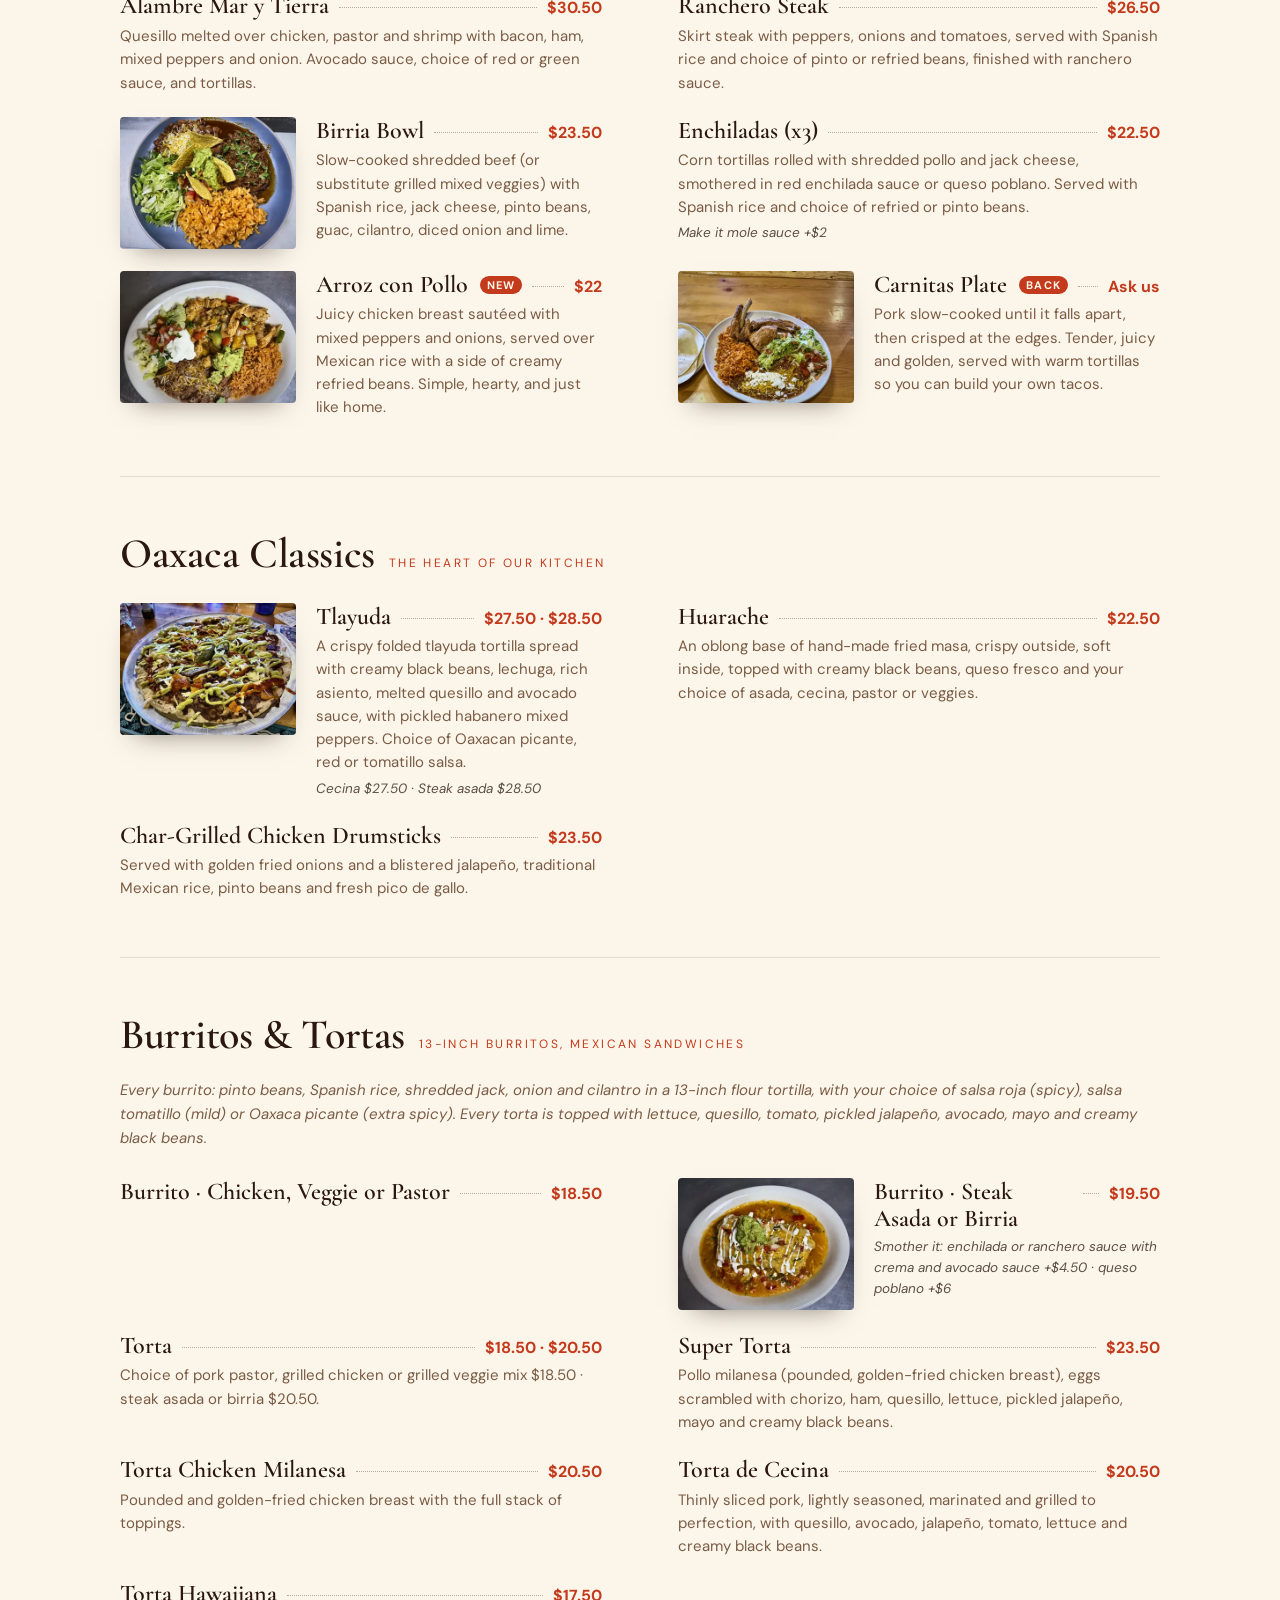
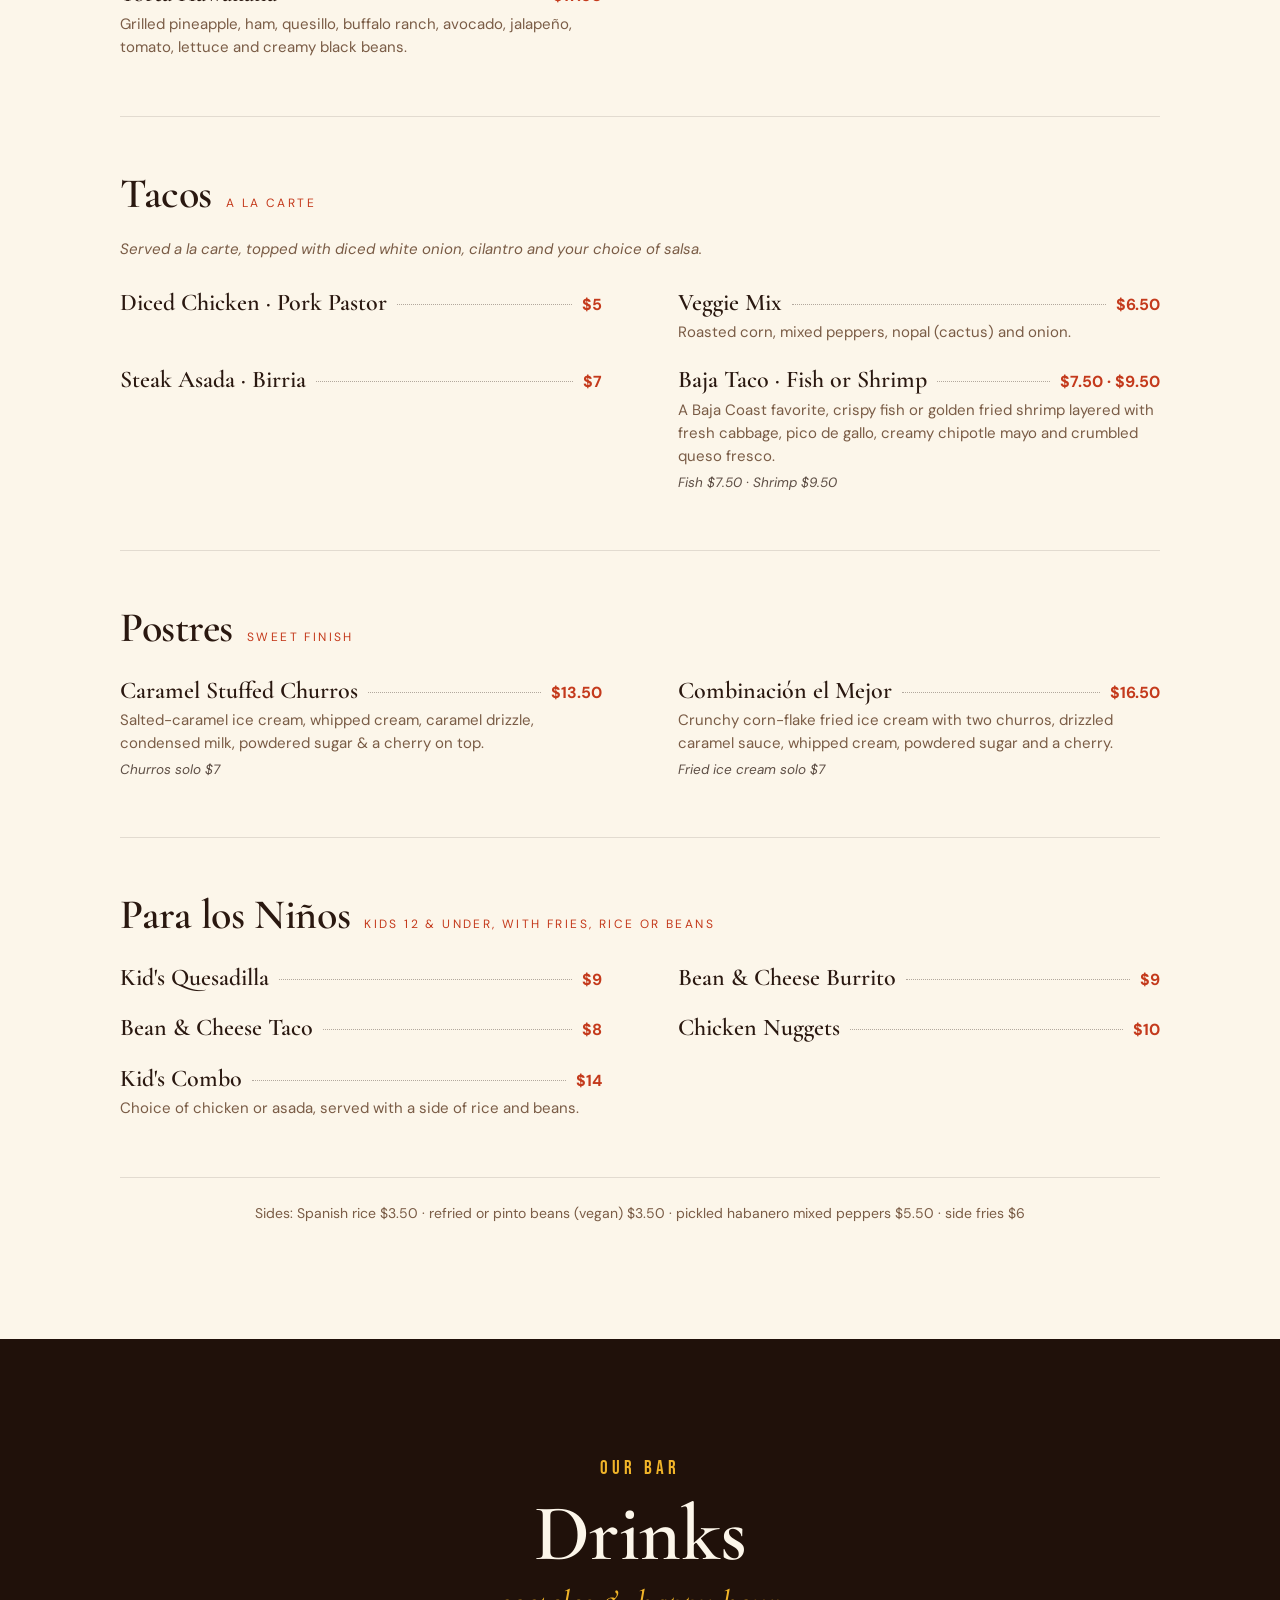
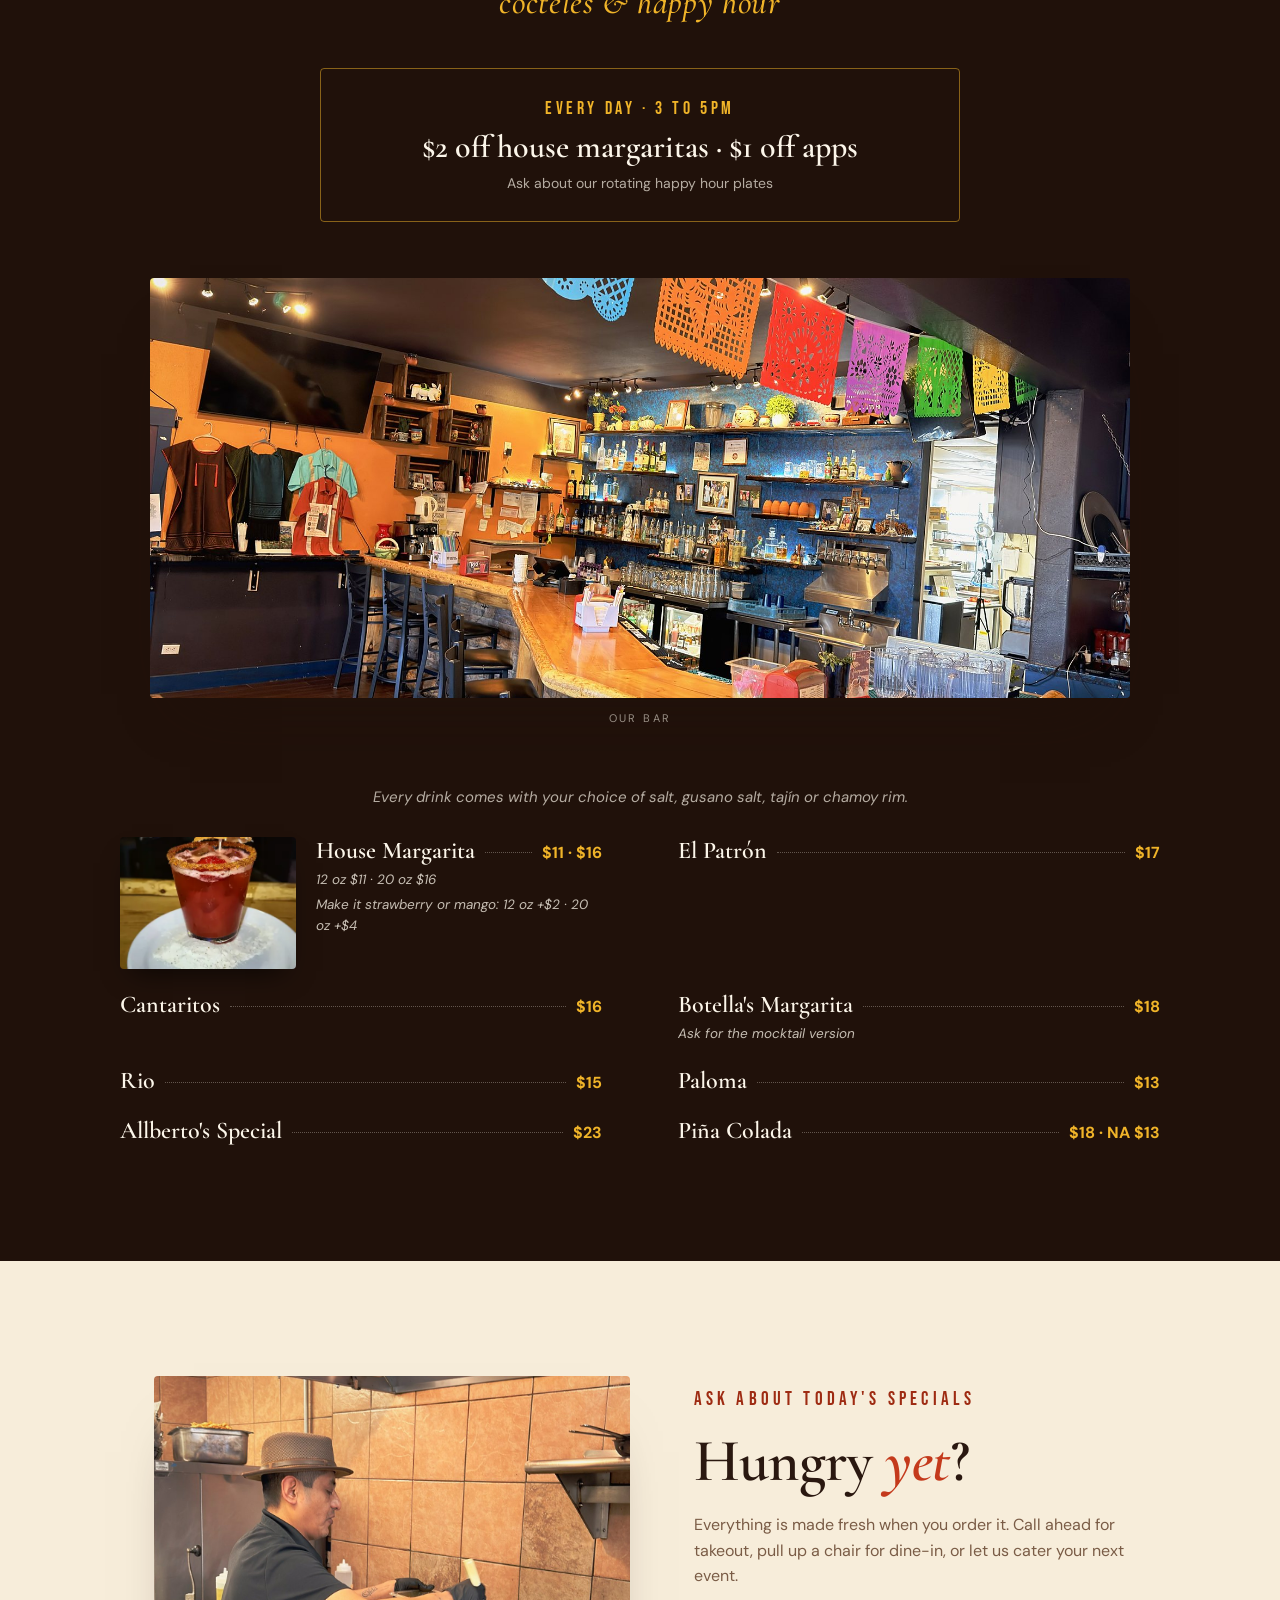
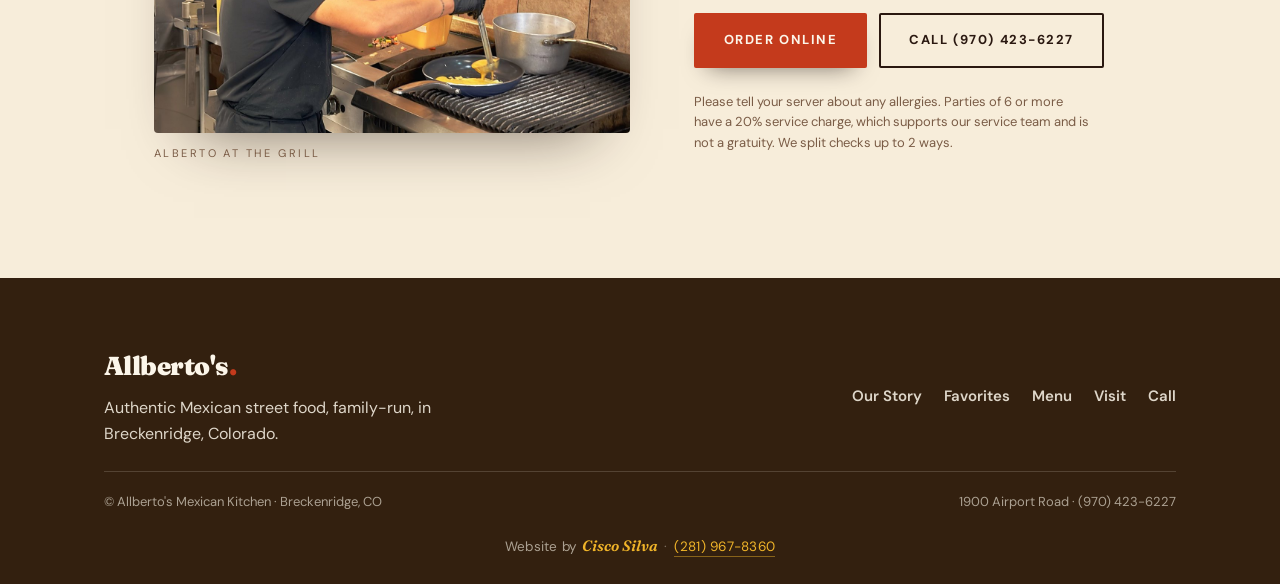
<file: menu.html>
<!DOCTYPE html>
<html lang="en">
<head>
<meta charset="UTF-8" />
<meta name="viewport" content="width=device-width, initial-scale=1.0" />
<title>Menu — Allberto's Mexican Kitchen</title>
<meta name="description" content="The full menu at Allberto's Mexican Kitchen in Breckenridge, Colorado — antojitos, birria, carnitas, tlayudas, parrilladas, burritos, tortas, tacos and outrageous caramel churros." />
<link rel="canonical" href="https://allbertoskitchen.com/menu.html" />
<meta property="og:type" content="website" />
<meta property="og:site_name" content="Allberto's Mexican Kitchen" />
<meta property="og:title" content="Menu — Allberto's Mexican Kitchen" />
<meta property="og:url" content="https://allbertoskitchen.com/menu.html" />
<meta name="twitter:card" content="summary" />
<link rel="icon" href="data:image/svg+xml,%3Csvg xmlns='http://www.w3.org/2000/svg' viewBox='0 0 100 100'%3E%3Crect width='100' height='100' rx='22' fill='%23C43A1C'/%3E%3Ctext x='50' y='74' font-size='68' font-family='Georgia,serif' font-weight='bold' text-anchor='middle' fill='%23F0B429'%3EA%3C/text%3E%3C/svg%3E" />
<link rel="preconnect" href="https://fonts.googleapis.com" />
<link rel="preconnect" href="https://fonts.gstatic.com" crossorigin />
<link rel="stylesheet" href="https://fonts.googleapis.com/css2?family=Cormorant+Garamond:ital,wght@0,500;0,600;1,500&family=Bebas+Neue&family=Fraunces:ital,opsz,wght@0,9..144,400;0,9..144,600;0,9..144,900;1,9..144,600;1,9..144,900&family=DM+Sans:wght@400;500;700&family=Great+Vibes&display=swap" media="print" onload="this.media='all'" />
<noscript><link rel="stylesheet" href="https://fonts.googleapis.com/css2?family=Cormorant+Garamond:ital,wght@0,500;0,600;1,500&family=Bebas+Neue&family=Fraunces:ital,opsz,wght@0,9..144,400;0,9..144,600;0,9..144,900;1,9..144,600;1,9..144,900&family=DM+Sans:wght@400;500;700&family=Great+Vibes&display=swap" /></noscript>
<link rel="stylesheet" href="css/styles.css?v=20261124b" />
<link rel="stylesheet" href="css/menu.css?v=20261124b" />
<link rel="stylesheet" href="css/specials.css?v=20261124b" />
</head>
<body class="menu-page">
<div id="closed-notice" style="display:none;background:#b3261e;color:#fff;text-align:center;padding:14px 16px;font:700 17px/1.4 'DM Sans',Arial,sans-serif;position:relative;z-index:1000">Happy Thanksgiving! Today (Thu, Nov 26) we open at 3 PM and close at 9 PM. Online ordering opens at 3 PM. Regular hours return tomorrow.</div>
<script>(function(){try{var d=new Intl.DateTimeFormat('en-CA',{timeZone:'America/Denver'}).format(new Date());if(d==='2026-11-26'){document.getElementById('closed-notice').style.display='block';}}catch(e){}})();</script>

<header class="site-header">
  <div class="wrap nav">
    <a href="index.html" class="brand">Allberto's<span class="dot">.</span></a>
    <nav class="nav-links">
      <a href="index.html#story">Our Story</a>
      <a href="index.html#specials">Specials</a>
      <a href="menu.html" class="active">Menu</a>
      <a href="index.html#visit">Visit</a>
    </nav>
    <a href="https://order.toasttab.com/online/allberto-s-mexican-kitchen-1900-airport-road" target="_blank" rel="noopener" class="btn btn-solid nav-cta">Order Online</a>
  </div>
</header>

<a class="event-strip" href="index.html#fiesta" data-until="2026-11-29T04:00:00-07:00"><b>Sat Nov 28, 9:30 PM:</b> Gran Noche de Fiesta with live music. 18+, $35 entry. <span>See details</span></a>

<!-- MENU HERO -->
<section class="mhero2">
  <div class="wrap">
    <span class="eyebrow">Allberto's Mexican Kitchen · Breckenridge</span>
    <h1>The Menu</h1>
    <p class="mhero2-hours"><span>Lunch &amp; dinner until 9pm</span><span>Happy hour 3 to 5pm</span><span class="park"><i>P</i> Free parking</span></p>
    <a href="https://order.toasttab.com/online/allberto-s-mexican-kitchen-1900-airport-road" target="_blank" rel="noopener" class="btn btn-solid">Order Online</a>
  </div>
</section>

<!-- STICKY SECTION BAR -->
<nav class="mtabs" aria-label="Menu sections">
  <div class="mtabs-in">
    <a href="#specials" class="mtab"><b>Specials</b><small>every week</small></a>
    <a href="#lunch" class="mtab"><b>Lunch &amp; Dinner</b><small>until 9pm</small></a>
    <a href="#drinks" class="mtab"><b>Drinks</b><small>happy hour 3 to 5</small></a>
  </div>
</nav>

<!-- SPECIALS -->
<section class="mpart" id="specials">
  <div class="wrap">
    <div class="mpart-head">
      <span class="eyebrow">Specials for Days</span>
      <h2>Weekly Specials <em>especiales</em></h2>
    </div>
    <div class="sp-grid">
      <div class="sp-card"><span class="sp-day">Every Tuesday</span><h3>Taco Tuesday</h3><p>Street tacos the Oaxaca way, piled with onion, cilantro and fresh salsa.</p><span class="sp-deal">Ask about this week's taco deal</span></div>
      <div class="sp-card"><span class="sp-day">Every Sunday</span><h3>Football Sunday Wings</h3><p>Crispy whole wings in house-made buffalo honey-garlic sauce, by the basket.</p><span class="sp-deal">$10 wing baskets on game day</span></div>
      <div class="sp-card sp-card-ph"><img class="sp-img" src="images/caldo-de-pollo.webp" alt="Caldo de pollo with corn, zucchini, green beans and tortillas" width="900" height="675" loading="lazy" decoding="async" /><span class="sp-day">Friday &amp; Saturday</span><h3>Menudo &amp; Caldo de Pollo</h3><p>Slow-simmered menudo and a hearty caldo de pollo, weekend comfort in a bowl.</p><span class="sp-deal">Weekends only, while it lasts</span></div>
    </div>
    <p class="bk-paused" style="margin-top:clamp(28px,4vw,44px)"><b>Breakfast returns when the snow flies.</b><span>We're taking a short breakfast break until the snow comes. See you soon for chilaquiles and omelettes.</span></p>
  </div>
</section>

<!-- BREAKFAST: paused until it snows (Alberto, 11/23/2026). Remove the "hidden" attribute below and add the tab back to bring it back. -->
<section class="mpart" id="breakfast" hidden>
  <div class="wrap">
    <div class="mpart-head">
      <span class="eyebrow">Served until noon</span>
      <h2>Breakfast <em>desayuno</em></h2>
    </div>
    <figure class="mpart-photo reveal"><img src="images/omelette-wide.jpg" alt="El Toro Bravo steak omelette with home fries and flour tortillas" width="1200" height="800" loading="lazy" /><figcaption>El Toro Bravo Omelette</figcaption></figure>

    <div class="mgrid">
<article class="mi">
  <div class="mi-top"><h4>El Toro Bravo Omelette</h4><span class="mi-dots" aria-hidden="true"></span><span class="mi-price">$20.50</span></div>
</article>
<article class="mi">
  <div class="mi-top"><h4>Nada Veggie Omelette</h4><span class="mi-dots" aria-hidden="true"></span><span class="mi-price">$20.50</span></div>
</article>
<article class="mi">
  <div class="mi-top"><h4>El Burrito Bananero</h4><span class="mi-dots" aria-hidden="true"></span><span class="mi-price">$19</span></div>
</article>
<article class="mi">
  <div class="mi-top"><h4>Breakfast Burrito</h4><span class="mi-dots" aria-hidden="true"></span><span class="mi-price">$14</span></div>
  <p>Three scrambled eggs, crispy rustic home fries, jack cheese and choice of red or green tomatillo salsa. Add bacon, ham or chorizo +$3.50 · smother with enchilada or ranchero sauce +$4.50.</p>
</article>
<article class="mi">
  <div class="mi-top"><h4>Huevos Rancheros</h4><span class="mi-dots" aria-hidden="true"></span><span class="mi-price">$14</span></div>
  <p>Rustic home fries and homemade enchilada sauce over a flour tortilla spread with creamy pinto beans, topped with two fried eggs, melted jack, pico de gallo and guacamole.</p>
</article>
<article class="mi">
  <div class="mi-top"><h4>Chilaquiles Verdes o Rojos</h4><span class="mi-dots" aria-hidden="true"></span><span class="mi-price">$19</span></div>
  <p>Two fried eggs over homemade tortilla chips with queso fresco, diced onion, crema drizzle and avocado. Choice of green or red sauce. Add steak +$8.</p>
</article>
<article class="mi">
  <div class="mi-top"><h4>Classic Breakfast</h4><span class="mi-dots" aria-hidden="true"></span><span class="mi-price">$11</span></div>
</article>
<article class="mi">
  <div class="mi-top"><h4>Scrambled Chorizo Eggs</h4><span class="mi-dots" aria-hidden="true"></span><span class="mi-price">$16.50</span></div>
</article>
<article class="mi">
  <div class="mi-top"><h4>Breakfast Tacos</h4><span class="mi-dots" aria-hidden="true"></span><span class="mi-price">$11.50</span></div>
</article>
</div>

  </div>
</section>

<!-- LUNCH & DINNER -->
<section class="mpart mpart-alt" id="lunch">
  <div class="wrap">
    <div class="mpart-head">
      <span class="eyebrow">Served until 9pm</span>
      <h2>Lunch &amp; Dinner <em>comida y cena</em></h2>
      <nav class="mjump" aria-label="Lunch and dinner categories">
        <a href="#antojitos">Antojitos</a><a href="#sopas">Ensaladas &amp; Sopas</a><a href="#platos">Platos Calientes</a><a href="#oaxaca">Oaxaca Classics</a><a href="#burritos">Burritos &amp; Tortas</a><a href="#tacos">Tacos</a><a href="#postres">Postres</a><a href="#ninos">Para los Niños</a>
      </nav>
    </div>
    <figure class="mpart-photo reveal"><img src="images/parrillada-table.webp" alt="Parrillada for three on the table with grilled meats, shrimp, avocado and tortillas" width="1600" height="1067" loading="lazy" decoding="async" /><figcaption>Parrillada for three</figcaption></figure>

<p class="mcat2-flag">Carnitas are back! Add slow-cooked pork carnitas to any taco, torta, quesadilla, nachos or burrito. Just ask.</p>
<div class="mcat2" id="antojitos">
  <div class="mcat2-head"><h3>Antojitos</h3><span>appetizers</span></div>
<div class="mgrid">
<article class="mi mi-ph">
  <img class="mi-img" src="images/m-nachos.webp" alt="Nachos piled with queso, crema, pico and guacamole" width="400" height="300" loading="lazy" decoding="async" />
  <div class="mi-body">
  <div class="mi-top"><h4>Nachos</h4><span class="mi-dots" aria-hidden="true"></span><span class="mi-price">$14.50</span></div>
  <p>Poblano queso, shredded jack, black beans, pickled jalapeño, roasted corn and pico de gallo, topped with guacamole and crema. Add diced chicken, pork pastor or veggie +$7 · steak asada or birria +$8.</p>
  </div>
</article>
<article class="mi">
  <div class="mi-top"><h4>Allberto&#x27;s Wings (x7)</h4><span class="mi-dots" aria-hidden="true"></span><span class="mi-price">$20.50</span></div>
  <p>Crispy whole wings in our house-made buffalo honey-garlic sauce, sweet honey, savory garlic, tangy buffalo and a hint of habanero. Served with celery and ranch or blue cheese.</p>
</article>
<article class="mi">
  <div class="mi-top"><h4>Chips &amp; Dips</h4><span class="mi-dots" aria-hidden="true"></span><span class="mi-price">$11.50</span></div>
  <p>Three homemade dips, poblano queso, guacamole, and your choice of red salsa (spicy) or tomatillo green salsa (mild).</p>
</article>
<article class="mi mi-ph">
  <img class="mi-img" src="images/m-chorizo-corn-dip.webp" alt="Chorizo corn queso dip ringed with tortilla chips" width="400" height="300" loading="lazy" decoding="async" />
  <div class="mi-body">
  <div class="mi-top"><h4>Chorizo Corn Dip</h4><span class="mi-dots" aria-hidden="true"></span><span class="mi-price">$12.50</span></div>
  <p>Creamy poblano queso dip with chorizo and corn, served with chips or warm tortillas, topped with pico and cotija.</p>
  </div>
</article>
<article class="mi mi-ph">
  <img class="mi-img" src="images/m-taquitos.webp" alt="Crispy chicken taquitos topped with crema and lettuce" width="400" height="300" loading="lazy" decoding="async" />
  <div class="mi-body">
  <div class="mi-top"><h4>Taquitos (x4)</h4><span class="mi-dots" aria-hidden="true"></span><span class="mi-price">$18.50</span></div>
  <p>Crispy rolled corn tortillas filled with shredded chicken and jack cheese, topped with guacamole, green sauce, crema, lettuce and pico.</p>
  </div>
</article>
<article class="mi">
  <div class="mi-top"><h4>Tostadas (x3)</h4><span class="mi-dots" aria-hidden="true"></span><span class="mi-price">$22.50 · $26.50</span></div>
  <p>Crispy tostadas topped with lettuce, queso fresco, avocado sauce and your choice of red or green salsa. Shrimp $22.50 · Campechano style $26.50.</p>
</article>
<article class="mi">
  <div class="mi-top"><h4>Quesadilla</h4><span class="mi-dots" aria-hidden="true"></span><span class="mi-price">$11.50</span></div>
  <p>Shredded jack folded in a 13&Prime; flour tortilla, with crema and pico on the side. Add diced chicken, pork pastor or veggie +$7 · steak asada or birria +$8.</p>
</article>
<article class="mi mi-ph">
  <img class="mi-img" src="images/m-asada-fries.webp" alt="Asada fries loaded with steak, pico and crema" width="400" height="300" loading="lazy" decoding="async" />
  <div class="mi-body">
  <div class="mi-top"><h4>Asada Fries</h4><span class="mi-dots" aria-hidden="true"></span><span class="mi-price">$19.50</span></div>
  <p>Crispy fries, steak asada, pico, guac, poblano queso, crema &amp; jack.</p>
  </div>
</article>
<article class="mi">
  <div class="mi-top"><h4>Elote</h4><span class="mi-dots" aria-hidden="true"></span><span class="mi-price">$7.50</span></div>
  <p>Street-corn style on the cob with mayo, cotija, fresh lime, tajín and cilantro. The perfect first bite while you decide on the rest.</p>
</article>
<article class="mi">
  <div class="mi-top"><h4>Cactus Fries <span class="mi-new">Must try</span></h4><span class="mi-dots" aria-hidden="true"></span><span class="mi-price">$14</span></div>
  <p>Never had cactus? Try it! Fresh nopal, the paddle of the prickly pear cactus, sliced into strips, battered and fried golden. Crispy outside, tender and a little tangy inside, like a green bean. Served with buffalo ranch.</p>
</article>
</div>
</div>
<div class="mcat2" id="sopas">
  <div class="mcat2-head"><h3>Ensaladas &amp; Sopas</h3><span>salads &amp; soups</span></div>
  <p class="mcat2-note">Add grilled chicken +$7 · steak asada or blackened shrimp +$8</p>
<div class="mgrid">
<article class="mi">
  <div class="mi-top"><h4>Side Salad</h4><span class="mi-dots" aria-hidden="true"></span><span class="mi-price">$8.50</span></div>
  <p>Mixed greens, peppers, tomatoes and radish. Choice of ranch, blue cheese or buffalo ranch.</p>
</article>
<article class="mi mi-ph">
  <img class="mi-img" src="images/m-mexican-caesar.webp" alt="Mexican Caesar salad topped with blackened shrimp" width="400" height="300" loading="lazy" decoding="async" />
  <div class="mi-body">
  <div class="mi-top"><h4>Mexican Caesar</h4><span class="mi-dots" aria-hidden="true"></span><span class="mi-price">$15.50</span></div>
  <p>Romaine with creamy Caesar dressing, crispy tortilla chips, roasted corn and cotija.</p>
  </div>
</article>
<article class="mi">
  <div class="mi-top"><h4>Southwest Salad</h4><span class="mi-dots" aria-hidden="true"></span><span class="mi-price">$21.50</span></div>
  <p>Mixed lettuce, blackened grilled chicken, tomato, jack cheese, black beans, corn, peppers, onion and avocado, tossed in creamy tomatillo ranch.</p>
</article>
<article class="mi">
  <div class="mi-top"><h4>Caldo de Birria</h4><span class="mi-dots" aria-hidden="true"></span><span class="mi-price">$23.50</span></div>
  <p>Rich, savory stew, tender slow-cooked beef in an aromatic red broth of dried chiles and tomatoes, topped with cilantro and onion, served with tortillas.</p>
</article>
<article class="mi">
  <div class="mi-top"><h4>Pozole Rojo <span class="mi-new">New</span></h4><span class="mi-dots" aria-hidden="true"></span><span class="mi-price">$22</span></div>
  <p>A big, soul-warming bowl of red pozole. Rich red chile broth loaded with tender hominy, shredded chicken and pork, topped with crisp shredded cabbage and sliced radish. Served with tostadas, plus lime, chopped onion, cilantro and chile flakes on the side so you can make it yours.</p>
</article>
<article class="mi">
  <div class="mi-top"><h4>Cup of Tortilla Soup</h4><span class="mi-dots" aria-hidden="true"></span><span class="mi-price">$5.50</span></div>
  <p>Traditional tomato-chile broth with crispy fried tortilla strips, avocado, cheese and cilantro.</p>
</article>
</div>
</div>
<div class="mcat2" id="platos">
  <div class="mcat2-head"><h3>Platos Calientes</h3><span>hot plates</span></div>
<div class="mgrid">
<article class="mi">
  <div class="mi-top"><h4>Birria Plate (x4)</h4><span class="mi-dots" aria-hidden="true"></span><span class="mi-price">$25.50</span></div>
  <p>Slow-cooked shredded beef and jack cheese in crisped tortillas, topped with onion and cilantro. Served with birria consommé for dipping.</p>
</article>
<article class="mi">
  <div class="mi-top"><h4>Carne Asada</h4><span class="mi-dots" aria-hidden="true"></span><span class="mi-price">$28.50</span></div>
  <p>Marinated grilled skirt steak with choice of refried or pinto beans, Spanish rice, grilled onion and tortillas.</p>
</article>
<article class="mi mi-ph">
  <img class="mi-img" src="images/m-parrillada-oaxaquena.webp" alt="Parrillada Oaxaqueña platter of grilled meats and avocado" width="400" height="300" loading="lazy" decoding="async" />
  <div class="mi-body">
  <div class="mi-top"><h4>Parrillada Oaxaqueña</h4><span class="mi-dots" aria-hidden="true"></span><span class="mi-price">$26 · $79</span></div>
  <p>Carne asada, grilled chicken drumstick, pork cecina, queso fresco, grilled onion and nopal (cactus), with sides of guac, salsa, pinto beans, rice, pickled habanero mixed peppers and chiles curtidos.</p>
  <p class="mi-add">Single $26 · Feeds three $79</p>
  </div>
</article>
<article class="mi mi-ph">
  <img class="mi-img" src="images/m-parrillada-mar-y-tierra.webp" alt="Parrillada Mar y Tierra with steak, shrimp, rice and beans" width="400" height="300" loading="lazy" decoding="async" />
  <div class="mi-body">
  <div class="mi-top"><h4>Parrillada Mar y Tierra</h4><span class="mi-dots" aria-hidden="true"></span><span class="mi-price">$31.50 · $89</span></div>
  <p>Surf &amp; turf: sautéed shrimp and octopus, carne asada, grilled chicken drumstick and pork cecina with queso fresco, grilled onion, nopal, pickled habanero mixed peppers, plus sides of guac, salsa, rice and beans.</p>
  <p class="mi-add">Single $31.50 · Feeds three $89</p>
  </div>
</article>
<article class="mi">
  <div class="mi-top"><h4>Alambre Mar y Tierra</h4><span class="mi-dots" aria-hidden="true"></span><span class="mi-price">$30.50</span></div>
  <p>Quesillo melted over chicken, pastor and shrimp with bacon, ham, mixed peppers and onion. Avocado sauce, choice of red or green sauce, and tortillas.</p>
</article>
<article class="mi">
  <div class="mi-top"><h4>Ranchero Steak</h4><span class="mi-dots" aria-hidden="true"></span><span class="mi-price">$26.50</span></div>
  <p>Skirt steak with peppers, onions and tomatoes, served with Spanish rice and choice of pinto or refried beans, finished with ranchero sauce.</p>
</article>
<article class="mi mi-ph">
  <img class="mi-img" src="images/m-birria-bowl.webp" alt="Birria bowl with rice, guacamole and shredded beef" width="400" height="300" loading="lazy" decoding="async" />
  <div class="mi-body">
  <div class="mi-top"><h4>Birria Bowl</h4><span class="mi-dots" aria-hidden="true"></span><span class="mi-price">$23.50</span></div>
  <p>Slow-cooked shredded beef (or substitute grilled mixed veggies) with Spanish rice, jack cheese, pinto beans, guac, cilantro, diced onion and lime.</p>
  </div>
</article>
<article class="mi">
  <div class="mi-top"><h4>Enchiladas (x3)</h4><span class="mi-dots" aria-hidden="true"></span><span class="mi-price">$22.50</span></div>
  <p>Corn tortillas rolled with shredded pollo and jack cheese, smothered in red enchilada sauce or queso poblano. Served with Spanish rice and choice of refried or pinto beans.</p>
  <p class="mi-add">Make it mole sauce +$2</p>
</article>
<article class="mi mi-ph">
  <img class="mi-img" src="images/m-arroz-con-pollo.webp" alt="Arroz con pollo with peppers, rice and refried beans" width="400" height="300" loading="lazy" decoding="async" />
  <div class="mi-body">
  <div class="mi-top"><h4>Arroz con Pollo <span class="mi-new">New</span></h4><span class="mi-dots" aria-hidden="true"></span><span class="mi-price">$22</span></div>
  <p>Juicy chicken breast sautéed with mixed peppers and onions, served over Mexican rice with a side of creamy refried beans. Simple, hearty, and just like home.</p>
  </div>
</article>
<article class="mi mi-ph">
  <img class="mi-img" src="images/m-carnitas-plate.webp" alt="Carnitas plate with rice, beans and warm tortillas" width="400" height="300" loading="lazy" decoding="async" />
  <div class="mi-body">
  <div class="mi-top"><h4>Carnitas Plate <span class="mi-new">Back</span></h4><span class="mi-dots" aria-hidden="true"></span><span class="mi-price">Ask us</span></div>
  <p>Pork slow-cooked until it falls apart, then crisped at the edges. Tender, juicy and golden, served with warm tortillas so you can build your own tacos.</p>
  </div>
</article>
</div>
</div>
<div class="mcat2" id="oaxaca">
  <div class="mcat2-head"><h3>Oaxaca Classics</h3><span>the heart of our kitchen</span></div>
<div class="mgrid">
<article class="mi mi-ph">
  <img class="mi-img" src="images/m-tlayuda.webp" alt="Tlayuda with black beans, quesillo and avocado sauce" width="400" height="300" loading="lazy" decoding="async" />
  <div class="mi-body">
  <div class="mi-top"><h4>Tlayuda</h4><span class="mi-dots" aria-hidden="true"></span><span class="mi-price">$27.50 · $28.50</span></div>
  <p>A crispy folded tlayuda tortilla spread with creamy black beans, lechuga, rich asiento, melted quesillo and avocado sauce, with pickled habanero mixed peppers. Choice of Oaxacan picante, red or tomatillo salsa.</p>
  <p class="mi-add">Cecina $27.50 · Steak asada $28.50</p>
  </div>
</article>
<article class="mi">
  <div class="mi-top"><h4>Huarache</h4><span class="mi-dots" aria-hidden="true"></span><span class="mi-price">$22.50</span></div>
  <p>An oblong base of hand-made fried masa, crispy outside, soft inside, topped with creamy black beans, queso fresco and your choice of asada, cecina, pastor or veggies.</p>
</article>
<article class="mi">
  <div class="mi-top"><h4>Char-Grilled Chicken Drumsticks</h4><span class="mi-dots" aria-hidden="true"></span><span class="mi-price">$23.50</span></div>
  <p>Served with golden fried onions and a blistered jalapeño, traditional Mexican rice, pinto beans and fresh pico de gallo.</p>
</article>
</div>
</div>
<div class="mcat2" id="burritos">
  <div class="mcat2-head"><h3>Burritos &amp; Tortas</h3><span>13-inch burritos, Mexican sandwiches</span></div>
  <p class="mcat2-note">Every burrito: pinto beans, Spanish rice, shredded jack, onion and cilantro in a 13-inch flour tortilla, with your choice of salsa roja (spicy), salsa tomatillo (mild) or Oaxaca picante (extra spicy). Every torta is topped with lettuce, quesillo, tomato, pickled jalapeño, avocado, mayo and creamy black beans.</p>
<div class="mgrid">
<article class="mi">
  <div class="mi-top"><h4>Burrito · Chicken, Veggie or Pastor</h4><span class="mi-dots" aria-hidden="true"></span><span class="mi-price">$18.50</span></div>
</article>
<article class="mi mi-ph">
  <img class="mi-img" src="images/m-burrito-ranchero.webp" alt="Burrito smothered in ranchero sauce with guacamole and crema" width="400" height="300" loading="lazy" decoding="async" />
  <div class="mi-body">
  <div class="mi-top"><h4>Burrito · Steak Asada or Birria</h4><span class="mi-dots" aria-hidden="true"></span><span class="mi-price">$19.50</span></div>
  <p class="mi-add">Smother it: enchilada or ranchero sauce with crema and avocado sauce +$4.50 · queso poblano +$6</p>
  </div>
</article>
<article class="mi">
  <div class="mi-top"><h4>Torta</h4><span class="mi-dots" aria-hidden="true"></span><span class="mi-price">$18.50 · $20.50</span></div>
  <p>Choice of pork pastor, grilled chicken or grilled veggie mix $18.50 · steak asada or birria $20.50.</p>
</article>
<article class="mi">
  <div class="mi-top"><h4>Super Torta</h4><span class="mi-dots" aria-hidden="true"></span><span class="mi-price">$23.50</span></div>
  <p>Pollo milanesa (pounded, golden-fried chicken breast), eggs scrambled with chorizo, ham, quesillo, lettuce, pickled jalapeño, mayo and creamy black beans.</p>
</article>
<article class="mi">
  <div class="mi-top"><h4>Torta Chicken Milanesa</h4><span class="mi-dots" aria-hidden="true"></span><span class="mi-price">$20.50</span></div>
  <p>Pounded and golden-fried chicken breast with the full stack of toppings.</p>
</article>
<article class="mi">
  <div class="mi-top"><h4>Torta de Cecina</h4><span class="mi-dots" aria-hidden="true"></span><span class="mi-price">$20.50</span></div>
  <p>Thinly sliced pork, lightly seasoned, marinated and grilled to perfection, with quesillo, avocado, jalapeño, tomato, lettuce and creamy black beans.</p>
</article>
<article class="mi">
  <div class="mi-top"><h4>Torta Hawaiiana</h4><span class="mi-dots" aria-hidden="true"></span><span class="mi-price">$17.50</span></div>
  <p>Grilled pineapple, ham, quesillo, buffalo ranch, avocado, jalapeño, tomato, lettuce and creamy black beans.</p>
</article>
</div>
</div>
<div class="mcat2" id="tacos">
  <div class="mcat2-head"><h3>Tacos</h3><span>a la carte</span></div>
  <p class="mcat2-note">Served a la carte, topped with diced white onion, cilantro and your choice of salsa.</p>
<div class="mgrid">
<article class="mi">
  <div class="mi-top"><h4>Diced Chicken · Pork Pastor</h4><span class="mi-dots" aria-hidden="true"></span><span class="mi-price">$5</span></div>
</article>
<article class="mi">
  <div class="mi-top"><h4>Veggie Mix</h4><span class="mi-dots" aria-hidden="true"></span><span class="mi-price">$6.50</span></div>
  <p>Roasted corn, mixed peppers, nopal (cactus) and onion.</p>
</article>
<article class="mi">
  <div class="mi-top"><h4>Steak Asada · Birria</h4><span class="mi-dots" aria-hidden="true"></span><span class="mi-price">$7</span></div>
</article>
<article class="mi">
  <div class="mi-top"><h4>Baja Taco · Fish or Shrimp</h4><span class="mi-dots" aria-hidden="true"></span><span class="mi-price">$7.50 · $9.50</span></div>
  <p>A Baja Coast favorite, crispy fish or golden fried shrimp layered with fresh cabbage, pico de gallo, creamy chipotle mayo and crumbled queso fresco.</p>
  <p class="mi-add">Fish $7.50 · Shrimp $9.50</p>
</article>
</div>
</div>
<div class="mcat2" id="postres">
  <div class="mcat2-head"><h3>Postres</h3><span>sweet finish</span></div>
<div class="mgrid">
<article class="mi">
  <div class="mi-top"><h4>Caramel Stuffed Churros</h4><span class="mi-dots" aria-hidden="true"></span><span class="mi-price">$13.50</span></div>
  <p>Salted-caramel ice cream, whipped cream, caramel drizzle, condensed milk, powdered sugar &amp; a cherry on top.</p>
  <p class="mi-add">Churros solo $7</p>
</article>
<article class="mi">
  <div class="mi-top"><h4>Combinación el Mejor</h4><span class="mi-dots" aria-hidden="true"></span><span class="mi-price">$16.50</span></div>
  <p>Crunchy corn-flake fried ice cream with two churros, drizzled caramel sauce, whipped cream, powdered sugar and a cherry.</p>
  <p class="mi-add">Fried ice cream solo $7</p>
</article>
</div>
</div>
<div class="mcat2" id="ninos">
  <div class="mcat2-head"><h3>Para los Niños</h3><span>kids 12 &amp; under, with fries, rice or beans</span></div>
<div class="mgrid">
<article class="mi">
  <div class="mi-top"><h4>Kid&#x27;s Quesadilla</h4><span class="mi-dots" aria-hidden="true"></span><span class="mi-price">$9</span></div>
</article>
<article class="mi">
  <div class="mi-top"><h4>Bean &amp; Cheese Burrito</h4><span class="mi-dots" aria-hidden="true"></span><span class="mi-price">$9</span></div>
</article>
<article class="mi">
  <div class="mi-top"><h4>Bean &amp; Cheese Taco</h4><span class="mi-dots" aria-hidden="true"></span><span class="mi-price">$8</span></div>
</article>
<article class="mi">
  <div class="mi-top"><h4>Chicken Nuggets</h4><span class="mi-dots" aria-hidden="true"></span><span class="mi-price">$10</span></div>
</article>
<article class="mi">
  <div class="mi-top"><h4>Kid&#x27;s Combo</h4><span class="mi-dots" aria-hidden="true"></span><span class="mi-price">$14</span></div>
  <p>Choice of chicken or asada, served with a side of rice and beans.</p>
</article>
</div>
</div>

    <p class="msides">Sides: Spanish rice $3.50 · refried or pinto beans (vegan) $3.50 · pickled habanero mixed peppers $5.50 · side fries $6</p>
  </div>
</section>

<!-- DRINKS -->
<section class="mpart mpart-dark" id="drinks">
  <div class="wrap">
    <div class="mpart-head">
      <span class="eyebrow">Our Bar</span>
      <h2>Drinks <em>cocteles &amp; happy hour</em></h2>
    </div>
    <div class="mhappy">
      <span class="mhappy-when">Every day · 3 to 5pm</span>
      <span class="mhappy-deal">$2 off house margaritas · $1 off apps</span>
      <span class="mhappy-more">Ask about our rotating happy hour plates</span>
    </div>
    <figure class="mpart-photo reveal"><img src="images/bar.jpg" alt="The bar at Allberto&#x27;s with papel picado and string lights" width="1800" height="1097" loading="lazy" /><figcaption>Our bar</figcaption></figure>

    <p class="mcat2-note">Every drink comes with your choice of salt, gusano salt, tajín or chamoy rim.</p>
    <h3 class="sr-only">Drink list</h3>
    <div class="mgrid">
<article class="mi mi-ph">
  <img class="mi-img" src="images/m-strawberry-margarita.webp" alt="Strawberry margarita with a chile-salt rim" width="400" height="300" loading="lazy" decoding="async" />
  <div class="mi-body">
  <div class="mi-top"><h4>House Margarita</h4><span class="mi-dots" aria-hidden="true"></span><span class="mi-price">$11 · $16</span></div>
  <p class="mi-add">12 oz $11 · 20 oz $16</p>
  <p class="mi-add">Make it strawberry or mango: 12 oz +$2 · 20 oz +$4</p>
  </div>
</article>
<article class="mi">
  <div class="mi-top"><h4>El Patrón</h4><span class="mi-dots" aria-hidden="true"></span><span class="mi-price">$17</span></div>
</article>
<article class="mi">
  <div class="mi-top"><h4>Cantaritos</h4><span class="mi-dots" aria-hidden="true"></span><span class="mi-price">$16</span></div>
</article>
<article class="mi">
  <div class="mi-top"><h4>Botella&#x27;s Margarita</h4><span class="mi-dots" aria-hidden="true"></span><span class="mi-price">$18</span></div>
  <p class="mi-add">Ask for the mocktail version</p>
</article>
<article class="mi">
  <div class="mi-top"><h4>Rio</h4><span class="mi-dots" aria-hidden="true"></span><span class="mi-price">$15</span></div>
</article>
<article class="mi">
  <div class="mi-top"><h4>Paloma</h4><span class="mi-dots" aria-hidden="true"></span><span class="mi-price">$13</span></div>
</article>
<article class="mi">
  <div class="mi-top"><h4>Allberto&#x27;s Special</h4><span class="mi-dots" aria-hidden="true"></span><span class="mi-price">$23</span></div>
</article>
<article class="mi">
  <div class="mi-top"><h4>Piña Colada</h4><span class="mi-dots" aria-hidden="true"></span><span class="mi-price">$18 · NA $13</span></div>
</article>
</div>

  </div>
</section>

<!-- NOTES + ALBERTO -->
<section class="mclose">
  <div class="wrap mclose-grid">
    <figure class="mclose-photo reveal"><img src="images/alberto-band.jpg" alt="Alberto cooking at the grill" width="1450" height="960" loading="lazy" /><figcaption>Alberto at the grill</figcaption></figure>
    <div class="mclose-text reveal">
      <span class="eyebrow">Ask about today&#x27;s specials</span>
      <h2>Hungry <em>yet</em>?</h2>
      <p>Everything is made fresh when you order it. Call ahead for takeout, pull up a chair for dine-in, or let us cater your next event.</p>
      <div class="mclose-actions">
        <a href="https://order.toasttab.com/online/allberto-s-mexican-kitchen-1900-airport-road" target="_blank" rel="noopener" class="btn btn-solid">Order Online</a>
        <a href="tel:+19704236227" class="btn btn-ghost">Call (970) 423-6227</a>
      </div>
      <p class="mfine">Please tell your server about any allergies. Parties of 6 or more have a 20% service charge, which supports our service team and is not a gratuity. We split checks up to 2 ways.</p>
    </div>
  </div>
</section>

<!-- FOOTER -->
<footer>
  <div class="wrap">
    <div class="foot-grid">
      <div>
        <div class="brand">Allberto's<span class="dot">.</span></div>
        <p style="margin-top:8px;max-width:30ch;opacity:.85">Authentic Mexican street food, family-run, in Breckenridge, Colorado.</p>
      </div>
      <nav class="foot-links">
        <a href="index.html#story">Our Story</a><a href="index.html#faves">Favorites</a><a href="menu.html">Menu</a><a href="index.html#visit">Visit</a><a href="tel:+19704236227">Call</a>
      </nav>
    </div>
    <div class="foot-bottom">
      <span>© Allberto's Mexican Kitchen · Breckenridge, CO</span>
      <span>1900 Airport Road · (970) 423-6227</span>
    </div>
    <p class="site-credit">
      <link rel="stylesheet" href="css/credit.css?v=3" />
      Website by <b>Cisco Silva</b><span class="sep">&middot;</span><a href="tel:+12819678360">(281) 967-8360</a>
    </p>
  </div>
</footer>

<script src="js/until.js?v=20261124b"></script>
<script src="js/main.js?v=20261124b"></script>
<script>
// highlight the sticky tab for the section on screen
(function(){var tabs=[].slice.call(document.querySelectorAll('.mtab'));
var map={};tabs.forEach(function(t){map[t.getAttribute('href').slice(1)]=t;});
var io=new IntersectionObserver(function(es){es.forEach(function(e){if(e.isIntersecting){tabs.forEach(function(t){t.classList.remove('on')});map[e.target.id].classList.add('on');}});},{rootMargin:'-45% 0px -50% 0px'});
['specials','lunch','drinks'].forEach(function(id){var el=document.getElementById(id);if(el)io.observe(el);});})();
</script>
</body>
</html>
</file>
<file: css/styles.css>
/* never let a photo push the page wider than the screen */
img{max-width:100%;height:auto}
:root{
  --bone:#F7EDDA; --cream:#FCF6EA; --chile:#C43A1C; --chile-deep:#9E2B12;
  --marigold:#EBA31C; --gold:#F0B429; --mole:#20110A; --mole2:#33200f;
  --lime:#4E7A3A; --ink:#2A1810; --ink-soft:#7a5c46;
  --maxw:1200px; --pad:clamp(20px,5vw,64px);
}
*{margin:0;padding:0;box-sizing:border-box}
html{scroll-behavior:smooth}
body{font-family:'DM Sans',sans-serif;background:var(--bone);color:var(--ink);line-height:1.6;overflow-x:hidden;
  background-image:radial-gradient(circle at 12% 8%,rgba(235,163,28,.10),transparent 42%),radial-gradient(circle at 88% 4%,rgba(196,58,28,.08),transparent 40%);}
.wrap{max-width:var(--maxw);margin:0 auto;padding:0 var(--pad)}
h1,h2,h3{font-family:'Fraunces',serif;line-height:1.02;letter-spacing:-.01em}
em{font-style:italic}
a{color:inherit}
.eyebrow{font-family:'Bebas Neue',sans-serif;font-size:clamp(15px,1.6vw,19px);letter-spacing:.22em;color:var(--chile);display:inline-block;margin-bottom:.5em}
.grain{position:relative}
.grain::after{content:"";position:absolute;inset:0;background-image:url('data:image/svg+xml,%3Csvg%20xmlns%3D%27http%3A//www.w3.org/2000/svg%27%20width%3D%27120%27%20height%3D%27120%27%3E%3Cfilter%20id%3D%27n%27%3E%3CfeTurbulence%20type%3D%27fractalNoise%27%20baseFrequency%3D%270.9%27%20numOctaves%3D%272%27%20stitchTiles%3D%27stitch%27/%3E%3CfeColorMatrix%20type%3D%27saturate%27%20values%3D%270%27/%3E%3C/filter%3E%3Crect%20width%3D%27120%27%20height%3D%27120%27%20filter%3D%27url%28%2523n%29%27%20opacity%3D%270.5%27/%3E%3C/svg%3E');background-size:180px;opacity:.05;pointer-events:none;mix-blend-mode:overlay}

/* buttons */
.btn{display:inline-flex;align-items:center;gap:.5em;font-weight:700;font-size:16px;padding:14px 26px;border-radius:999px;text-decoration:none;border:2px solid transparent;transition:transform .15s ease,box-shadow .15s ease,background .15s;white-space:nowrap;cursor:pointer}
.btn:hover{transform:translateY(-2px)}
.btn-solid{background:var(--chile);color:var(--cream);box-shadow:0 10px 22px -10px rgba(196,58,28,.8)}
.btn-solid:hover{background:var(--chile-deep)}
.btn-gold{background:var(--gold);color:var(--mole);box-shadow:0 10px 22px -12px rgba(240,180,41,.9)}
.btn-ghost{background:transparent;border-color:var(--ink);color:var(--ink)}
.btn-ghost:hover{background:var(--ink);color:var(--cream)}
.btn-cream{background:var(--cream);color:var(--ink)}

/* header */
header{position:sticky;top:0;z-index:50;background:rgba(247,237,218,.9);backdrop-filter:blur(10px);border-bottom:2px solid rgba(42,24,16,.1)}
.nav{display:flex;align-items:center;justify-content:space-between;height:72px}
.brand{font-family:'Fraunces',serif;font-weight:900;font-size:26px;letter-spacing:-.02em}
a.brand{text-decoration:none;color:var(--ink)}
.brand .dot{color:var(--chile)}
.nav-links{display:flex;gap:30px}
.nav-links a{font-weight:600;font-size:15px;text-decoration:none;color:var(--ink);opacity:.82;transition:opacity .15s,color .15s}
.nav-links a:hover{opacity:1;color:var(--chile)}
.nav-links a.active{opacity:1;color:var(--chile)}
.nav-cta{padding:10px 20px;font-size:15px}
@media(max-width:820px){.nav-links{display:none}}

/* marquee */
.marquee{background:var(--chile);color:var(--gold);overflow:hidden;border-top:2px solid var(--chile-deep);border-bottom:2px solid var(--chile-deep)}
.marquee-track{display:flex;white-space:nowrap;width:max-content;animation:scrollx 34s linear infinite}
.marquee span{font-family:'Bebas Neue',sans-serif;font-size:clamp(20px,2.6vw,28px);letter-spacing:.14em;padding:10px 0}
.marquee b{color:var(--cream);margin:0 22px}
.marquee i{color:var(--gold);margin:0 22px;font-style:normal}
@keyframes scrollx{to{transform:translateX(-50%)}}

/* papel divider */
.papel{height:40px;background:url('data:image/svg+xml,%3Csvg%20xmlns%3D%27http%3A//www.w3.org/2000/svg%27%20width%3D%27200%27%20height%3D%2742%27%20viewBox%3D%270%200%20200%2042%27%3E%0A%3Cpath%20d%3D%27M0%203%20H200%27%20stroke%3D%27%237a4a2a%27%20stroke-width%3D%272%27/%3E%0A%3Cg%3E%0A%3Cpath%20d%3D%27M2%204%20H52%20L27%2034%20Z%27%20fill%3D%27%23C43A1C%27/%3E%3Ccircle%20cx%3D%2727%27%20cy%3D%2713%27%20r%3D%274%27%20fill%3D%27%23F8EFDD%27/%3E%3Ccircle%20cx%3D%2716%27%20cy%3D%2711%27%20r%3D%272.2%27%20fill%3D%27%23F8EFDD%27/%3E%3Ccircle%20cx%3D%2738%27%20cy%3D%2711%27%20r%3D%272.2%27%20fill%3D%27%23F8EFDD%27/%3E%0A%3Cpath%20d%3D%27M52%204%20H102%20L77%2034%20Z%27%20fill%3D%27%23EBA31C%27/%3E%3Ccircle%20cx%3D%2777%27%20cy%3D%2713%27%20r%3D%274%27%20fill%3D%27%238a1f0a%27/%3E%3Ccircle%20cx%3D%2766%27%20cy%3D%2711%27%20r%3D%272.2%27%20fill%3D%27%238a1f0a%27/%3E%3Ccircle%20cx%3D%2788%27%20cy%3D%2711%27%20r%3D%272.2%27%20fill%3D%27%238a1f0a%27/%3E%0A%3Cpath%20d%3D%27M102%204%20H152%20L127%2034%20Z%27%20fill%3D%27%234E7A3A%27/%3E%3Ccircle%20cx%3D%27127%27%20cy%3D%2713%27%20r%3D%274%27%20fill%3D%27%23F8EFDD%27/%3E%3Ccircle%20cx%3D%27116%27%20cy%3D%2711%27%20r%3D%272.2%27%20fill%3D%27%23F8EFDD%27/%3E%3Ccircle%20cx%3D%27138%27%20cy%3D%2711%27%20r%3D%272.2%27%20fill%3D%27%23F8EFDD%27/%3E%0A%3Cpath%20d%3D%27M152%204%20H202%20L177%2034%20Z%27%20fill%3D%27%239E2B12%27/%3E%3Ccircle%20cx%3D%27177%27%20cy%3D%2713%27%20r%3D%274%27%20fill%3D%27%23EBA31C%27/%3E%3Ccircle%20cx%3D%27166%27%20cy%3D%2711%27%20r%3D%272.2%27%20fill%3D%27%23EBA31C%27/%3E%3Ccircle%20cx%3D%27188%27%20cy%3D%2711%27%20r%3D%272.2%27%20fill%3D%27%23EBA31C%27/%3E%0A%3C/g%3E%3C/svg%3E') repeat-x top center;background-size:auto 40px}

/* hero */
.hero{position:relative;overflow:hidden}
.hero-inner{max-width:var(--maxw);margin:0 auto;display:grid;grid-template-columns:1fr}
.hero-content{padding:clamp(44px,8vw,74px) var(--pad) clamp(30px,5vw,48px)}
.hero h1{color:var(--ink);font-size:clamp(44px,8vw,92px);font-weight:900;margin:.16em 0 .3em;max-width:13ch}
.hero h1 em{color:var(--chile);position:relative;white-space:nowrap}
.hero h1 em::after{content:"";position:absolute;left:0;right:0;bottom:.02em;height:.14em;background:var(--gold);border-radius:4px;z-index:-1;opacity:.9}
.hero .lead{font-size:clamp(17px,2vw,21px);color:var(--ink-soft);max-width:42ch;margin-bottom:26px}
.hero-actions{display:flex;flex-wrap:wrap;gap:14px}
.hero-meta{display:flex;flex-wrap:wrap;gap:8px 22px;margin-top:26px;color:var(--ink-soft);font-size:14px;font-weight:600}
.hero-meta .star{color:var(--gold)}
.hero-media{position:relative;min-height:320px;order:-1}
.hero-media .hero-frame{position:absolute;inset:clamp(16px,4vw,34px);border-radius:20px;overflow:hidden;border:6px solid var(--cream);box-shadow:0 30px 60px -26px rgba(32,17,10,.6)}
.hero-frame .px-img{position:absolute;top:-16%;left:0;width:100%;height:132%;background-size:cover;background-position:center;will-change:transform}
.hero-stamp{position:absolute;z-index:3;right:clamp(10px,4vw,28px);top:clamp(6px,3vw,20px);width:104px;height:104px;border-radius:50%;
  background:var(--gold);color:var(--mole);display:grid;place-items:center;text-align:center;transform:rotate(11deg);
  box-shadow:0 10px 22px -10px rgba(32,17,10,.7);border:3px dashed var(--mole)}
.hero-stamp b{font-family:'Bebas Neue',sans-serif;font-size:15px;letter-spacing:.06em;line-height:1;padding:0 8px}
.hero-badge{position:absolute;left:clamp(20px,5vw,44px);bottom:clamp(20px,5vw,44px);z-index:3;font-family:'Bebas Neue',sans-serif;letter-spacing:.14em;font-size:15px;color:var(--cream);background:rgba(32,17,10,.62);backdrop-filter:blur(4px);padding:8px 15px;border-radius:999px}
@media(min-width:900px){
  .hero-inner{grid-template-columns:1.06fr .94fr;align-items:stretch;gap:clamp(24px,4vw,52px);padding:0 var(--pad);min-height:clamp(540px,74vh,680px)}
  .hero-content{padding:clamp(56px,6vw,92px) 0;display:flex;flex-direction:column;justify-content:center}
  .hero-media{order:0;min-height:0}
  .hero-media .hero-frame{inset:clamp(30px,4vw,54px) 0}
}
@media(max-width:899px){
  /* headline first, photo underneath */
  .hero-media{order:0;min-height:clamp(300px,82vw,460px)}
  .hero-media .hero-frame{inset:0 var(--pad) clamp(30px,7vw,48px)}
  .hero-badge{left:calc(var(--pad) + 16px);bottom:calc(clamp(30px,7vw,48px) + 16px)}
  /* no parallax offset on small screens; anchor the crop high so the consommé cup + first taco stay in frame */
  .hero-frame .px-img{top:0;height:100%;transform:none!important;background-position:center 22%}
}

/* reveal */
.reveal{opacity:0;transform:translateY(28px);transition:opacity .7s cubic-bezier(.2,.7,.2,1),transform .7s cubic-bezier(.2,.7,.2,1)}
.reveal.in{opacity:1;transform:none}

/* section heads */
.shead h2{font-size:clamp(32px,5vw,58px);font-weight:900}
.shead h2 em{color:var(--chile)}

/* story */
.story{padding:clamp(60px,9vw,110px) 0}
.story-grid{display:grid;grid-template-columns:1fr;gap:clamp(30px,5vw,56px);align-items:center}
.story h2{font-size:clamp(30px,4.6vw,54px);font-weight:900;margin:.12em 0 .5em}
.story h2 em{color:var(--chile)}
.story p{color:var(--ink-soft);margin-bottom:16px;max-width:52ch;font-size:17px}
.story-stats{display:flex;gap:14px;flex-wrap:wrap;margin-top:26px}
.stat{background:var(--cream);border:2px solid rgba(42,24,16,.12);border-radius:16px;padding:16px 20px;min-width:120px;box-shadow:0 10px 26px -20px rgba(32,17,10,.6)}
.stat .n{font-family:'Fraunces',serif;font-weight:900;font-size:26px;color:var(--chile)}
.stat .l{font-size:13px;color:var(--ink-soft);font-weight:600}
.story-photo{position:relative;aspect-ratio:4/3.4;border-radius:20px;border:3px dashed var(--chile);background:
  repeating-linear-gradient(135deg,rgba(196,58,28,.06) 0 14px,rgba(235,163,28,.06) 14px 28px),var(--cream);
  display:grid;place-items:center;text-align:center;padding:24px;overflow:hidden}
.story-photo .stamp{position:absolute;top:14px;left:14px;font-family:'Bebas Neue',sans-serif;letter-spacing:.12em;font-size:13px;color:var(--cream);background:var(--chile);padding:5px 12px;border-radius:999px}
.story-photo .glyph{font-family:'Fraunces',serif;font-style:italic;font-size:clamp(20px,2.6vw,26px);color:var(--ink-soft);opacity:.75;line-height:1.25}
.story-photo.filled{border:7px solid var(--cream);background:none;padding:0;box-shadow:0 34px 64px -30px rgba(0,0,0,.8)}
.story-photo.filled .px-img{position:absolute;top:0;left:0;width:100%;height:100%;background-size:cover;background-position:center}
@media(min-width:860px){.story-grid{grid-template-columns:1.05fr .95fr}}
/* single-column story, used while the Our Kitchen photo slot is empty */
.story-grid.solo{grid-template-columns:1fr;max-width:840px;margin-left:auto;margin-right:auto}
.story-grid.solo p{max-width:58ch}
.story-grid.solo .story-stats{margin-top:34px;gap:16px}
.story-grid.solo .stat{flex:1 1 170px;text-align:center}

/* FAVORITES — alternating parallax feature rows (the TDR moment) */
.faves{background:var(--mole);color:var(--cream);padding:clamp(60px,9vw,120px) 0;position:relative;overflow:hidden}
.faves::after{content:"";position:absolute;inset:0;background-image:url('data:image/svg+xml,%3Csvg%20xmlns%3D%27http%3A//www.w3.org/2000/svg%27%20width%3D%27120%27%20height%3D%27120%27%3E%3Cfilter%20id%3D%27n%27%3E%3CfeTurbulence%20type%3D%27fractalNoise%27%20baseFrequency%3D%270.9%27%20numOctaves%3D%272%27%20stitchTiles%3D%27stitch%27/%3E%3CfeColorMatrix%20type%3D%27saturate%27%20values%3D%270%27/%3E%3C/filter%3E%3Crect%20width%3D%27120%27%20height%3D%27120%27%20filter%3D%27url%28%2523n%29%27%20opacity%3D%270.5%27/%3E%3C/svg%3E');background-size:200px;opacity:.06;pointer-events:none}
.faves .shead{text-align:center;max-width:720px;margin:0 auto clamp(40px,6vw,72px)}
.faves .eyebrow{color:var(--gold)}
.faves .shead h2{font-size:clamp(34px,6vw,66px);font-weight:900;color:var(--cream)}
.faves .shead h2 em{color:var(--gold)}
.faves .shead p{color:rgba(252,246,234,.66);margin-top:14px;font-size:18px}
.frow{display:grid;grid-template-columns:1fr;gap:clamp(24px,4vw,56px);align-items:center;margin:clamp(48px,7vw,90px) 0}
.frow:last-child{margin-bottom:0}
.px{position:relative;border-radius:22px;overflow:hidden;border:7px solid var(--cream);box-shadow:0 34px 64px -30px rgba(0,0,0,.8);aspect-ratio:4/4.4}
.px-img{position:absolute;top:-16%;left:0;width:100%;height:132%;background-size:cover;background-position:center;will-change:transform}
.ftext{position:relative}
.ftag{display:inline-block;font-family:'Bebas Neue',sans-serif;letter-spacing:.16em;font-size:14px;color:var(--mole);background:var(--gold);padding:5px 14px;border-radius:999px;margin-bottom:14px}
.frow h3{font-size:clamp(34px,5.4vw,60px);font-weight:900;color:var(--cream);line-height:.98;margin-bottom:16px}
.frow p{color:rgba(252,246,234,.72);font-size:17px;max-width:44ch;margin-bottom:20px}
.fprice{font-family:'Bebas Neue',sans-serif;font-size:30px;letter-spacing:.04em;color:var(--gold)}
.pricetag{position:absolute;z-index:3;top:-14px;right:-8px;background:var(--chile);color:var(--cream);font-family:'Bebas Neue',sans-serif;
  font-size:22px;letter-spacing:.04em;padding:12px 16px;border-radius:14px;transform:rotate(7deg);box-shadow:0 10px 20px -8px rgba(0,0,0,.6);border:2px solid var(--cream)}
@media(min-width:880px){
  .frow{grid-template-columns:1fr 1fr}
  .frow.rev .fmedia{order:2}
  .frow .ftext{padding:0 clamp(10px,2vw,30px)}
}

/* menu */
.menu{padding:clamp(60px,9vw,110px) 0}
.menu .shead{text-align:center;max-width:640px;margin:0 auto clamp(36px,5vw,60px)}
.menu .shead h2{font-size:clamp(32px,5.4vw,60px);font-weight:900}
.menu .shead h2 em{color:var(--chile)}
.menu .shead p{color:var(--ink-soft);margin-top:14px}
.menu-cols{display:grid;grid-template-columns:1fr;gap:clamp(30px,5vw,64px)}
@media(min-width:820px){.menu-cols{grid-template-columns:1fr 1fr}}
.mcat{margin-bottom:38px}
.mcat h3{font-family:'Bebas Neue',sans-serif;font-weight:400;font-size:30px;letter-spacing:.06em;color:var(--chile);border-bottom:3px solid var(--gold);padding-bottom:8px;margin-bottom:16px;display:flex;align-items:baseline;justify-content:space-between}
.mcat h3 span{font-family:'Fraunces',serif;font-style:italic;font-size:15px;letter-spacing:0;color:var(--ink-soft);font-weight:600}
.item{display:grid;grid-template-columns:auto 1fr auto;align-items:baseline;column-gap:10px;margin:12px 0}
.item .name{font-weight:700;font-size:17px}
.item .dots{border-bottom:2px dotted rgba(42,24,16,.28);transform:translateY(-4px)}
.item .cost{font-family:'Bebas Neue',sans-serif;font-size:21px;letter-spacing:.03em;color:var(--chile)}
.item .desc{grid-column:1/-1;color:var(--ink-soft);font-size:14.5px;margin-top:2px;max-width:52ch}
.menu-note{text-align:center;margin-top:20px}

/* churro band */
.bandsec{padding:clamp(24px,4vw,44px) 0}
.band{position:relative;max-width:var(--maxw);margin:0 auto;border-radius:24px;overflow:hidden;min-height:clamp(360px,52vw,480px);display:flex;align-items:flex-end}
.band .px{position:absolute;inset:0;border:0;border-radius:0;aspect-ratio:auto;box-shadow:none}
.band .overlay{position:absolute;inset:0;background:linear-gradient(90deg,rgba(32,17,10,.86) 0%,rgba(32,17,10,.6) 46%,rgba(32,17,10,.15) 100%);z-index:2}
.band-in{position:relative;z-index:3;padding:clamp(30px,5vw,60px);max-width:560px;color:var(--cream)}
.band-in .eyebrow{color:var(--gold)}
.band-in h2{font-size:clamp(30px,4.6vw,54px);font-weight:900;color:var(--cream);margin:.1em 0 .4em}
.band-in h2 em{color:var(--gold)}
.band-in p{color:rgba(252,246,234,.82);margin-bottom:22px}

/* reviews */
.reviews{background:var(--chile);color:var(--cream);text-align:center;padding:clamp(60px,9vw,110px) 0;position:relative;overflow:hidden}
.reviews::after{content:"";position:absolute;inset:0;background-image:url('data:image/svg+xml,%3Csvg%20xmlns%3D%27http%3A//www.w3.org/2000/svg%27%20width%3D%27120%27%20height%3D%27120%27%3E%3Cfilter%20id%3D%27n%27%3E%3CfeTurbulence%20type%3D%27fractalNoise%27%20baseFrequency%3D%270.9%27%20numOctaves%3D%272%27%20stitchTiles%3D%27stitch%27/%3E%3CfeColorMatrix%20type%3D%27saturate%27%20values%3D%270%27/%3E%3C/filter%3E%3Crect%20width%3D%27120%27%20height%3D%27120%27%20filter%3D%27url%28%2523n%29%27%20opacity%3D%270.5%27/%3E%3C/svg%3E');background-size:200px;opacity:.07;pointer-events:none}
.reviews .eyebrow{color:var(--gold)}
.reviews .rating{display:flex;align-items:center;justify-content:center;gap:14px;margin:6px 0}
.reviews .stars{color:var(--gold);font-size:30px;letter-spacing:4px}
.reviews .rating b{font-family:'Fraunces',serif;font-size:40px;font-weight:900}
.reviews .count{color:rgba(252,246,234,.8);margin-bottom:40px}
.quotes{display:grid;grid-template-columns:1fr;gap:22px;max-width:var(--maxw);margin:0 auto;padding:0 var(--pad)}
@media(min-width:820px){.quotes{grid-template-columns:repeat(3,1fr)}}
.quote{background:var(--cream);color:var(--ink);border-radius:18px;padding:26px;text-align:left;box-shadow:0 20px 40px -22px rgba(0,0,0,.6)}
.quote:nth-child(1){transform:rotate(-1.4deg)}
.quote:nth-child(3){transform:rotate(1.4deg)}
.quote .q{font-family:'Fraunces',serif;font-style:italic;font-size:19px;line-height:1.4;margin-bottom:14px}
.quote .by{font-weight:700;font-size:14px;color:var(--chile)}

/* visit */
.visit{background:var(--mole);color:var(--cream);padding:clamp(60px,9vw,110px) 0}
.visit-grid{display:grid;grid-template-columns:1fr;gap:clamp(30px,5vw,56px)}
@media(min-width:860px){.visit-grid{grid-template-columns:1fr 1fr}}
.visit .eyebrow{color:var(--gold)}
.visit h2{font-size:clamp(32px,5vw,58px);font-weight:900;color:var(--cream);margin-bottom:24px}
.visit h2 em{color:var(--gold)}
.info-row{display:grid;grid-template-columns:110px 1fr;gap:14px;padding:15px 0;border-top:1px solid rgba(252,246,234,.16)}
.info-row .k{font-family:'Bebas Neue',sans-serif;letter-spacing:.12em;font-size:16px;color:var(--gold)}
.info-row .v{color:rgba(252,246,234,.9)}
.info-row .v a{color:var(--cream)}
.visit-actions{display:flex;gap:14px;flex-wrap:wrap;margin-top:26px}
.map{border-radius:20px;overflow:hidden;min-height:340px;border:5px solid var(--cream)}
.map iframe{width:100%;height:100%;min-height:340px;border:0;display:block;filter:saturate(1.05)}

/* footer */
footer{background:var(--mole2);color:var(--cream);padding:clamp(44px,6vw,68px) 0 26px}
.foot-grid{display:flex;justify-content:space-between;gap:30px;flex-wrap:wrap;padding-bottom:24px;border-bottom:1px solid rgba(252,246,234,.16)}
.foot-links{display:flex;gap:22px;flex-wrap:wrap;align-items:center}
.foot-links a{text-decoration:none;font-weight:600;opacity:.85;font-size:15px}
.foot-links a:hover{opacity:1;color:var(--gold)}
.foot-bottom{display:flex;justify-content:space-between;gap:12px;flex-wrap:wrap;padding-top:20px;font-size:13px;color:rgba(252,246,234,.6)}
.made-by{margin:22px 0 0;text-align:center;font-family:"Great Vibes",cursive;font-size:22px;line-height:1;color:var(--gold);opacity:.75;letter-spacing:.3px}

@media(prefers-reduced-motion:reduce){
  .marquee-track{animation:none}
  .reveal{opacity:1;transform:none;transition:none}
  .px-img,.hero-frame .px-img{transform:none!important}
}

/* ==========================================================
   CINEMATIC HERO + premium refinements (homepage)
   Hero photo lives at images/hero.jpg (desktop) and
   images/hero-mobile.jpg (phones, tall crop).
   ========================================================== */
:root{--serif-lux:'Cormorant Garamond','Fraunces',Georgia,serif;--hero-pos:center 62%}
.site-header{background:rgba(20,10,6,.55);border-bottom:1px solid rgba(252,246,234,.12);backdrop-filter:blur(12px);-webkit-backdrop-filter:blur(12px)}
.site-header a.brand{color:var(--cream);font-family:var(--serif-lux);font-weight:600;font-size:28px;letter-spacing:.01em}
.site-header .nav-links a{color:var(--cream);font-size:13px;letter-spacing:.16em;text-transform:uppercase;font-weight:500}
.site-header .nav-links a:hover{color:var(--gold)}
.site-header .nav-cta{box-shadow:none;font-size:14px}

.hero{position:relative;min-height:100vh;min-height:100svh;margin-top:-72px;display:flex;align-items:center;justify-content:center;text-align:center;color:var(--cream);overflow:hidden;background:var(--mole)}
.hero-bg{position:absolute;inset:0;background:url('../images/hero.jpg') var(--hero-pos)/cover no-repeat;transform:scale(1.04);animation:heroZoom 18s ease-out forwards}
@keyframes heroZoom{to{transform:scale(1)}}
@media (max-width:699px){.hero-bg{background-image:url('../images/hero-mobile.jpg');background-position:center 70%}}
.hero-shade{position:absolute;inset:0;background:
  linear-gradient(180deg,rgba(15,8,4,.5) 0%,rgba(15,8,4,.22) 35%,rgba(15,8,4,.34) 70%,rgba(15,8,4,.9) 100%),
  radial-gradient(ellipse at center,rgba(15,8,4,.22) 0%,rgba(15,8,4,.42) 100%)}
.hero-content{position:relative;z-index:2;padding:120px 16px 90px;max-width:900px}
.hero .eyebrow{color:var(--gold);letter-spacing:.32em;font-size:14px;margin-bottom:22px}
.hero h1{font-family:var(--serif-lux);font-weight:500;color:var(--cream);font-size:clamp(56px,13vw,148px);line-height:.92;letter-spacing:-.01em;margin:0;max-width:none;text-shadow:0 4px 40px rgba(0,0,0,.45)}
.hero h1 .sub{display:block;font-family:'DM Sans',sans-serif;font-weight:500;font-size:clamp(12px,1.6vw,16px);letter-spacing:.5em;text-transform:uppercase;margin-top:18px;padding-left:.5em;color:rgba(252,246,234,.85)}
.hero .tagline{font-family:var(--serif-lux);font-style:italic;font-size:clamp(20px,2.6vw,28px);line-height:1.35;color:rgba(252,246,234,.92);max-width:38ch;margin:28px auto 38px}
.hero-actions{display:flex;flex-wrap:wrap;gap:14px;justify-content:center}
.hero .btn{border-radius:2px;letter-spacing:.14em;text-transform:uppercase;font-size:13px;padding:17px 34px}
.btn-outline{background:transparent;border:1px solid rgba(252,246,234,.85);color:var(--cream)}
.btn-outline:hover{background:var(--cream);color:var(--mole)}
.hero-meta{justify-content:center;margin-top:40px;color:rgba(252,246,234,.75);font-size:13px;letter-spacing:.08em;gap:8px 28px}
.hero-meta a{text-decoration:none;border-bottom:1px solid rgba(252,246,234,.4)}
.hero-meta .star{color:var(--gold)}
.hero-scroll{position:absolute;z-index:2;bottom:26px;left:50%;width:1px;height:52px;background:linear-gradient(rgba(252,246,234,0),rgba(252,246,234,.8));transform:translateX(-50%)}
@media(max-width:600px){.hero-actions .btn{flex:1 1 100%;justify-content:center}.hero-scroll{display:none}}
@media(prefers-reduced-motion:reduce){.hero-bg{animation:none;transform:none}}

/* refined typography + roomier, wider photography */
.shead h2,.story h2,.faves .shead h2,.menu .shead h2,.frow h3,.band h2,.visit h2{font-family:var(--serif-lux);font-weight:600;letter-spacing:-.005em}
.story,.menu{padding:clamp(80px,12vw,160px) 0}
.faves{padding:clamp(80px,12vw,160px) 0}
.frow{margin:clamp(64px,9vw,130px) 0}
.px{border:none;border-radius:4px;aspect-ratio:4/3}
@media(min-width:880px){.faves .wrap{max-width:1360px}.frow{grid-template-columns:1.35fr 1fr}.frow.rev{grid-template-columns:1fr 1.35fr}.px{aspect-ratio:5/4}}
.bandsec{padding:0}.band{max-width:none;border-radius:0;min-height:clamp(420px,62vw,640px)}

/* ===== real photography (Nov 2026) =====
   One quiet frame style everywhere: no borders, 4px corners, soft shadow,
   small letter-spaced captions. */
.story-figure,.visit-figure{margin:0}
.story-figure img,.visit-figure img{display:block;width:100%;height:auto;object-fit:cover;border-radius:4px;box-shadow:0 40px 70px -40px rgba(32,17,10,.55)}
.story-figure img{aspect-ratio:4/5}
.story-figure figcaption,.visit-figure figcaption{margin-top:14px;font-size:12px;letter-spacing:.22em;text-transform:uppercase;color:var(--ink-soft)}
.story-figure figcaption::before,.visit-figure figcaption::before{content:"";display:inline-block;width:28px;height:1px;background:currentColor;vertical-align:middle;margin-right:12px;opacity:.6}
@media(min-width:860px){
  .story-grid{grid-template-columns:1fr .9fr;gap:clamp(56px,7vw,110px)}
  .story-figure{margin-top:-20px}
}
/* text-only favorite (no photo yet): centered interlude, framed by thin rules */
.frow.textonly{grid-template-columns:1fr!important;max-width:620px;margin-left:auto;margin-right:auto;text-align:center;padding:clamp(36px,5vw,56px) 0;border-top:1px solid rgba(252,246,234,.14);border-bottom:1px solid rgba(252,246,234,.14)}
.frow.textonly .ftext p{margin-left:auto;margin-right:auto}
/* visit: bar photo beside the details, map runs full width below */
.visit-figure img{aspect-ratio:4/3;box-shadow:0 40px 80px -40px rgba(0,0,0,.9)}
.visit-figure figcaption{color:rgba(252,246,234,.6)}
@media(min-width:860px){.visit-grid{align-items:center;grid-template-columns:1fr 1.1fr;gap:clamp(48px,6vw,96px)}}
.map.map-strip{border:0;border-radius:0;min-height:0;height:clamp(260px,32vw,380px);margin-top:clamp(56px,8vw,100px);filter:grayscale(.35) contrast(.95)}
.map.map-strip iframe{height:100%;min-height:0}
.visit{padding-bottom:0}
@media(max-width:600px){.story-stats{flex-wrap:nowrap;gap:8px}.story-stats .stat{flex:1 1 0;min-width:0;padding:12px 10px}.story-stats .stat .n{font-size:20px}.story-stats .stat .l{font-size:11px}}

/* band with the photo subject on the left: text sits right, shade from the right */
.band.band-right{justify-content:flex-end}
.band.band-right .overlay{background:linear-gradient(270deg,rgba(32,17,10,.88) 0%,rgba(32,17,10,.62) 46%,rgba(32,17,10,.1) 100%)}
.band.band-right .px-img{background-position:left center}
@media(max-width:700px){.band.band-right .overlay{background:linear-gradient(0deg,rgba(32,17,10,.92) 0%,rgba(32,17,10,.55) 55%,rgba(32,17,10,.05) 100%)}.band.band-right .px-img{background-position:22% center}}
</file>
<file: css/specials.css>
/* ===== Nov 2026: event, specials, parking, cactus fries =====
   Anything with data-until="..." is removed by js/until.js after that time. */

/* small pill in the hero that jumps to the event */
.hero-event{display:inline-flex;align-items:center;gap:10px;margin:0 auto 22px;padding:8px 16px;border-radius:999px;background:var(--gold);color:var(--mole);font-weight:700;font-size:13px;letter-spacing:.06em;text-decoration:none;text-transform:uppercase;box-shadow:0 10px 26px -10px rgba(0,0,0,.6)}
.hero-event b{font-family:'Bebas Neue',sans-serif;font-size:16px;letter-spacing:.12em;font-weight:400;background:var(--chile);color:var(--cream);padding:2px 9px;border-radius:999px}

/* event section */
.fiesta{background:#071226;color:var(--cream);padding:clamp(64px,9vw,120px) 0;position:relative;overflow:hidden;scroll-margin-top:72px}
.fiesta::before{content:"";position:absolute;inset:0;background:radial-gradient(ellipse at 20% 0%,rgba(64,140,255,.35),transparent 55%),radial-gradient(ellipse at 90% 100%,rgba(240,180,41,.22),transparent 55%);pointer-events:none}
.fiesta-grid{position:relative;display:grid;grid-template-columns:1fr;gap:clamp(30px,5vw,64px);align-items:center}
@media(min-width:860px){.fiesta-grid{grid-template-columns:.9fr 1.1fr}}
.fiesta-flyer{margin:0}
.fiesta-flyer img{display:block;width:100%;max-width:520px;margin:0 auto;border-radius:6px;box-shadow:0 40px 80px -30px rgba(0,0,0,.9)}
.fiesta .eyebrow{color:var(--gold)}
.fiesta h2{font-family:var(--serif-lux);font-weight:600;font-size:clamp(38px,5.6vw,64px);line-height:1;margin:.1em 0 .25em}
.fiesta h2 em{color:var(--gold)}
.fiesta-sub{font-family:var(--serif-lux);font-style:italic;font-size:clamp(19px,2.2vw,24px);color:rgba(252,246,234,.85);margin-bottom:22px}
.fiesta-bands{font-size:17px;margin-bottom:22px;color:rgba(252,246,234,.9)}
.fiesta-bands b{color:var(--cream)}
.fiesta-facts{display:grid;grid-template-columns:1fr 1fr;gap:10px;margin-bottom:22px}
.fiesta-facts div{border:1px solid rgba(240,180,41,.45);border-radius:4px;padding:12px 14px}
.fiesta-facts .k{display:block;font-family:'Bebas Neue',sans-serif;letter-spacing:.14em;font-size:14px;color:var(--gold)}
.fiesta-facts .v{font-weight:700;font-size:16px;line-height:1.3}
.fiesta-facts .v small{display:block;font-weight:400;font-size:13px;opacity:.75}
.fiesta-ladies{background:var(--gold);color:var(--mole);border-radius:4px;padding:14px 16px;font-weight:700;margin-bottom:24px}
.fiesta-ladies small{display:block;font-weight:500;opacity:.8}
.fiesta-actions{display:flex;flex-wrap:wrap;gap:12px}
.fiesta .btn{border-radius:2px;letter-spacing:.12em;text-transform:uppercase;font-size:13px;padding:15px 26px}

/* slim strip used on the menu page */
.event-strip{display:block;background:#071226;color:var(--cream);text-align:center;padding:12px 16px;text-decoration:none;font-size:14px;line-height:1.4}
.event-strip b{color:var(--gold)}
.event-strip span{text-decoration:underline;text-underline-offset:3px}

/* specials */
.specials{padding:clamp(64px,9vw,120px) 0;background:var(--bone);scroll-margin-top:72px}
.specials .shead{text-align:center;max-width:680px;margin:0 auto clamp(32px,5vw,52px)}
.specials .shead p{color:var(--ink-soft);margin-top:12px}
.sp-grid{display:grid;grid-template-columns:1fr;gap:16px;max-width:1100px;margin:0 auto}
@media(min-width:760px){.sp-grid{grid-template-columns:repeat(3,1fr);gap:22px}}
.sp-card{background:var(--cream);border:1px solid rgba(42,24,16,.12);border-radius:4px;padding:26px 24px;box-shadow:0 24px 40px -34px rgba(32,17,10,.7);display:flex;flex-direction:column}
.sp-day{font-family:'Bebas Neue',sans-serif;letter-spacing:.2em;font-size:16px;color:var(--chile)}
.sp-card h3{font-family:var(--serif-lux);font-weight:600;font-size:clamp(28px,3vw,34px);line-height:1.05;margin:.15em 0 .35em}
.sp-card p{color:var(--ink-soft);font-size:15.5px}
.sp-card .sp-deal{margin-top:auto;padding-top:14px;font-weight:700;color:var(--chile)}

/* cactus fries callout */
.cactus{max-width:1100px;margin:clamp(28px,4vw,44px) auto 0;display:grid;grid-template-columns:1fr;gap:18px;align-items:center;background:var(--lime);color:var(--cream);border-radius:4px;padding:clamp(24px,4vw,40px)}
@media(min-width:760px){.cactus{grid-template-columns:auto 1fr auto;gap:30px}}
.cactus-ico{font-size:54px;line-height:1}
.cactus h3{font-family:var(--serif-lux);font-weight:600;font-size:clamp(28px,3.4vw,38px);line-height:1.05;margin-bottom:8px}
.cactus p{color:rgba(252,246,234,.9);font-size:16px;max-width:60ch}
.cactus .price{font-family:'Bebas Neue',sans-serif;font-size:30px;letter-spacing:.04em;color:var(--gold);white-space:nowrap}

/* parking badge */
.park{display:inline-flex;align-items:center;gap:8px}
.park i{font-style:normal;display:inline-grid;place-items:center;width:20px;height:20px;border-radius:4px;background:#2f6fd6;color:#fff;font-weight:700;font-size:13px;letter-spacing:0}

/* menu page: breakfast paused note + new tag */
.bk-paused{max-width:720px;margin:0 auto;text-align:center;border:1px dashed rgba(42,24,16,.35);border-radius:4px;padding:22px 20px;background:var(--cream)}
.bk-paused b{font-family:var(--serif-lux);font-size:clamp(24px,3vw,30px);font-weight:600;display:block;margin-bottom:4px}
.bk-paused span{color:var(--ink-soft);font-size:15px}
.mi-new{display:inline-block;vertical-align:middle;font-family:'DM Sans',sans-serif;font-size:10px;font-weight:700;letter-spacing:.14em;text-transform:uppercase;background:var(--chile);color:var(--cream);padding:3px 7px;border-radius:999px;margin-left:6px;transform:translateY(-2px)}
.mcat2-flag{max-width:1040px;margin:0 auto clamp(18px,3vw,28px);background:var(--gold);color:var(--mole);border-radius:4px;padding:12px 16px;font-weight:600;font-size:15px}
.mhero2-hours .park{align-self:center}

/* special card with a real photo on top, flush to the card edges */
.sp-card .sp-img{display:block;width:calc(100% + 48px);max-width:none;height:auto;aspect-ratio:16/9;object-fit:cover;margin:-26px -24px 18px;border-radius:4px 4px 0 0}
@media(min-width:760px){.sp-card .sp-img{aspect-ratio:2/1}}

/* Polish pass Nov 24: contrast and readable small text (kept last) */
.sr-only{position:absolute;width:1px;height:1px;padding:0;margin:-1px;overflow:hidden;clip:rect(0 0 0 0);white-space:nowrap;border:0}
.eyebrow{color:var(--chile-deep)}
.nav-links a.active{color:var(--chile-deep)}
.mpart-head h2 em{color:var(--chile-deep)}
.hero .eyebrow{text-shadow:0 1px 10px rgba(0,0,0,.65)}
.reviews .eyebrow{color:var(--cream)}
.reviews .count{color:var(--cream)}
.cactus p{color:var(--cream)}
.cactus .price{color:#ffd56a}
.mi-new{font-size:11px;letter-spacing:.1em}
.mfine{opacity:1;color:#6f5643}
@media(max-width:420px){.mtab small{font-size:11px;letter-spacing:.04em;opacity:.9}}

/* One header and one button style on every page (Nov 24) */
.site-header .nav-links a.active{color:var(--gold)}
.btn{border-radius:2px;letter-spacing:.12em;text-transform:uppercase;font-size:13px;padding:15px 28px}
.nav-cta{padding:11px 18px;font-size:12px}
.btn-solid{box-shadow:0 12px 24px -14px rgba(20,10,6,.6)}
.btn-gold{box-shadow:0 12px 24px -14px rgba(20,10,6,.6)}
.site-header .nav-cta,.hero .btn{box-shadow:none}
.menu-page .site-header{background:rgba(32,17,10,.94)}
.menu-note{display:flex;flex-wrap:wrap;justify-content:center;gap:12px}
</file>
<file: css/credit.css>
/* Website credit (footer). Own file so it never fights the main stylesheet cache. */
.made-by{display:none}
.site-credit{margin:22px 0 0;text-align:center;font-size:13.5px;letter-spacing:.02em;color:rgba(252,246,234,.6)}
.site-credit b{font-family:'Fraunces',serif;font-style:italic;font-weight:600;font-size:15px;color:var(--gold);letter-spacing:0}
.site-credit .sep{margin:0 .5em;opacity:.6}
.site-credit a{color:var(--gold);text-decoration:none;border-bottom:1px solid rgba(240,180,41,.45);padding-bottom:1px;white-space:nowrap}
.site-credit a:hover{border-bottom-color:var(--gold)}
</file>
<file: css/menu.css>
/* ===== menu page (Nov 2026 redesign) =====
   Ordered by time of day: Breakfast, Lunch & Dinner, Drinks.
   Classic restaurant-menu typography: serif names, dotted leaders, prices right. */

.menu-page{--serif-lux:'Cormorant Garamond','Fraunces',Georgia,serif;--tabs-h:64px}

/* hero */
.mhero2{text-align:center;padding:clamp(56px,9vw,110px) 0 clamp(36px,5vw,56px)}
.mhero2 h1{font-family:var(--serif-lux);font-weight:500;font-size:clamp(60px,11vw,128px);line-height:.95;letter-spacing:-.01em;margin:.08em 0 .28em}
.mhero2-hours{display:flex;flex-wrap:wrap;justify-content:center;gap:6px 0;margin:0 auto 30px;font-size:14px;letter-spacing:.14em;text-transform:uppercase;color:var(--ink-soft)}
.mhero2-hours span{padding:0 16px}
.mhero2-hours span+span{border-left:1px solid rgba(42,24,16,.25)}
@media(max-width:600px){.mhero2-hours{flex-direction:column;gap:8px}.mhero2-hours span+span{border-left:0}}

/* sticky section tabs */
.mtabs{position:sticky;top:72px;z-index:40;background:rgba(32,17,10,.96);backdrop-filter:blur(10px);-webkit-backdrop-filter:blur(10px)}
.mtabs-in{max-width:var(--maxw);margin:0 auto;display:grid;grid-template-columns:repeat(3,1fr);height:var(--tabs-h)}
.mtab{display:flex;flex-direction:column;align-items:center;justify-content:center;text-decoration:none;color:rgba(252,246,234,.62);border-bottom:3px solid transparent;transition:color .15s,border-color .15s;padding:0 6px;text-align:center}
.mtab b{font-family:'DM Sans',sans-serif;font-weight:700;font-size:15px;letter-spacing:.02em;line-height:1.2}
.mtab small{font-size:11px;letter-spacing:.14em;text-transform:uppercase;opacity:.8;margin-top:2px}
.mtab:hover,.mtab.on{color:var(--cream);border-bottom-color:var(--gold)}
@media(max-width:420px){.mtab b{font-size:14px}.mtab small{font-size:9.5px;letter-spacing:.1em}}

/* parts */
.mpart{padding:clamp(64px,9vw,120px) 0;scroll-margin-top:calc(72px + var(--tabs-h))}
.mpart-alt{background:var(--cream)}
.mpart-dark{background:var(--mole);color:var(--cream)}
.mpart-head{text-align:center;margin-bottom:clamp(30px,4vw,48px)}
.mpart-head h2{font-family:var(--serif-lux);font-weight:600;font-size:clamp(44px,7vw,80px);line-height:1;letter-spacing:-.005em}
.mpart-head h2 em{display:block;font-weight:500;font-size:.42em;color:var(--chile);letter-spacing:.02em;margin-top:.35em}
.mpart-dark .mpart-head h2 em,.mpart-dark .eyebrow{color:var(--gold)}

/* one photo per part */
.mpart-photo{margin:0 auto clamp(40px,5vw,64px);max-width:980px}
.mpart-photo img{display:block;width:100%;height:auto;aspect-ratio:21/9;object-fit:cover;border-radius:4px;box-shadow:0 36px 60px -40px rgba(32,17,10,.6)}
.mpart-photo figcaption{margin-top:12px;text-align:center;font-size:11px;letter-spacing:.22em;text-transform:uppercase;color:var(--ink-soft)}
.mpart-dark .mpart-photo figcaption{color:rgba(252,246,234,.55)}
@media(max-width:600px){.mpart-photo img{aspect-ratio:3/2}}

/* jump links inside lunch & dinner */
.mjump{display:flex;flex-wrap:wrap;justify-content:center;gap:8px;margin-top:22px}
.mjump a{font-size:13px;font-weight:600;text-decoration:none;color:var(--ink);padding:7px 14px;border:1px solid rgba(42,24,16,.18);border-radius:999px;transition:background .15s,color .15s}
.mjump a:hover{background:var(--ink);color:var(--cream)}

/* categories */
.mcat2{max-width:1040px;margin:0 auto;padding-top:clamp(36px,5vw,56px);scroll-margin-top:calc(72px + var(--tabs-h) + 10px)}
.mpart-head+.mcat2{padding-top:8px}
.mcat2+.mcat2{border-top:1px solid rgba(42,24,16,.12);margin-top:clamp(36px,5vw,56px)}
.mcat2-head{display:flex;align-items:baseline;gap:14px;flex-wrap:wrap;margin-bottom:clamp(18px,3vw,28px)}
.mcat2-head h3{font-family:var(--serif-lux);font-weight:600;font-size:clamp(30px,4vw,42px);line-height:1}
.mcat2-head span{font-size:12px;letter-spacing:.2em;text-transform:uppercase;color:var(--chile)}
.mcat2-note{max-width:1040px;margin:-6px auto clamp(18px,3vw,28px);font-style:italic;font-size:15px;color:var(--ink-soft)}
.mpart-dark .mcat2-note{color:rgba(252,246,234,.68);text-align:center}

/* items: two columns on desktop, one on phones */
.mgrid{display:grid;grid-template-columns:1fr;gap:22px clamp(40px,6vw,80px);max-width:1040px;margin:0 auto}
@media(min-width:860px){.mgrid{grid-template-columns:1fr 1fr}}
.mi-top{display:flex;align-items:baseline;gap:10px}
.mi h4{font-family:var(--serif-lux);font-weight:600;font-size:clamp(21px,2.2vw,24px);line-height:1.15;min-width:0}
.mi-dots{flex:1 1 auto;min-width:16px;border-bottom:1px dotted rgba(42,24,16,.35);transform:translateY(-5px)}
.mi-price{font-family:'DM Sans',sans-serif;font-weight:700;font-size:16px;color:var(--chile);white-space:nowrap}
.mi p{font-size:15px;line-height:1.55;color:var(--ink-soft);margin-top:4px;max-width:52ch}
.mi p.mi-add{font-size:13.5px;font-style:italic;color:var(--ink);opacity:.75}
.mpart-dark .mi-dots{border-bottom-color:rgba(252,246,234,.3)}
.mpart-dark .mi-price{color:var(--gold)}
.mpart-dark .mi p{color:rgba(252,246,234,.7)}
.mpart-dark .mi p.mi-add{color:var(--cream)}

.msides{max-width:1040px;margin:clamp(40px,5vw,56px) auto 0;padding-top:24px;border-top:1px solid rgba(42,24,16,.12);font-size:14px;color:var(--ink-soft);text-align:center}

/* happy hour card */
.mhappy{max-width:640px;margin:0 auto clamp(40px,5vw,56px);text-align:center;border:1px solid rgba(240,180,41,.5);border-radius:4px;padding:26px 22px;display:flex;flex-direction:column;gap:6px}
.mhappy-when{font-family:'Bebas Neue',sans-serif;letter-spacing:.2em;font-size:18px;color:var(--gold)}
.mhappy-deal{font-family:var(--serif-lux);font-size:clamp(24px,3.4vw,32px);font-weight:600;line-height:1.15}
.mhappy-more{font-size:14px;color:rgba(252,246,234,.68)}

/* closing: Alberto + notes */
.mclose{padding:clamp(64px,9vw,120px) 0}
.mclose-grid{display:grid;grid-template-columns:1fr;gap:clamp(30px,5vw,64px);align-items:center;max-width:1100px}
@media(min-width:860px){.mclose-grid{grid-template-columns:1.1fr 1fr}}
.mclose-photo{margin:0}
.mclose-photo img{display:block;width:100%;height:auto;aspect-ratio:4/3;object-fit:cover;object-position:20% center;border-radius:4px;box-shadow:0 36px 60px -40px rgba(32,17,10,.6)}
.mclose-photo figcaption{margin-top:12px;font-size:11px;letter-spacing:.22em;text-transform:uppercase;color:var(--ink-soft)}
.mclose-text h2{font-family:var(--serif-lux);font-weight:600;font-size:clamp(40px,5.5vw,60px);line-height:1;margin:.1em 0 .35em}
.mclose-text h2 em{color:var(--chile)}
.mclose-text p{color:var(--ink-soft);max-width:44ch}
.mclose-actions{display:flex;flex-wrap:wrap;gap:12px;margin:24px 0}
.mfine{font-size:13px;opacity:.85}

/* real dish photos beside menu items (Alberto's own photos, Nov 23 2026).
   Every photo is the same 4:3 crop, 400x300 WebP, width/height set so nothing jumps. */
.mi.mi-ph{display:grid;grid-template-columns:var(--mi-th,112px) minmax(0,1fr);gap:14px;align-items:start}
.mi-img{display:block;width:100%;height:auto;aspect-ratio:4/3;object-fit:cover;border-radius:4px;box-shadow:0 14px 26px -16px rgba(32,17,10,.55);background:rgba(42,24,16,.08)}
@media(min-width:600px){.mi.mi-ph{--mi-th:168px;gap:20px}}
@media(min-width:860px){.mi.mi-ph{--mi-th:150px}}
@media(min-width:1040px){.mi.mi-ph{--mi-th:176px}}
.mpart-dark .mi-img{box-shadow:0 14px 26px -12px rgba(0,0,0,.7)}
</file>
